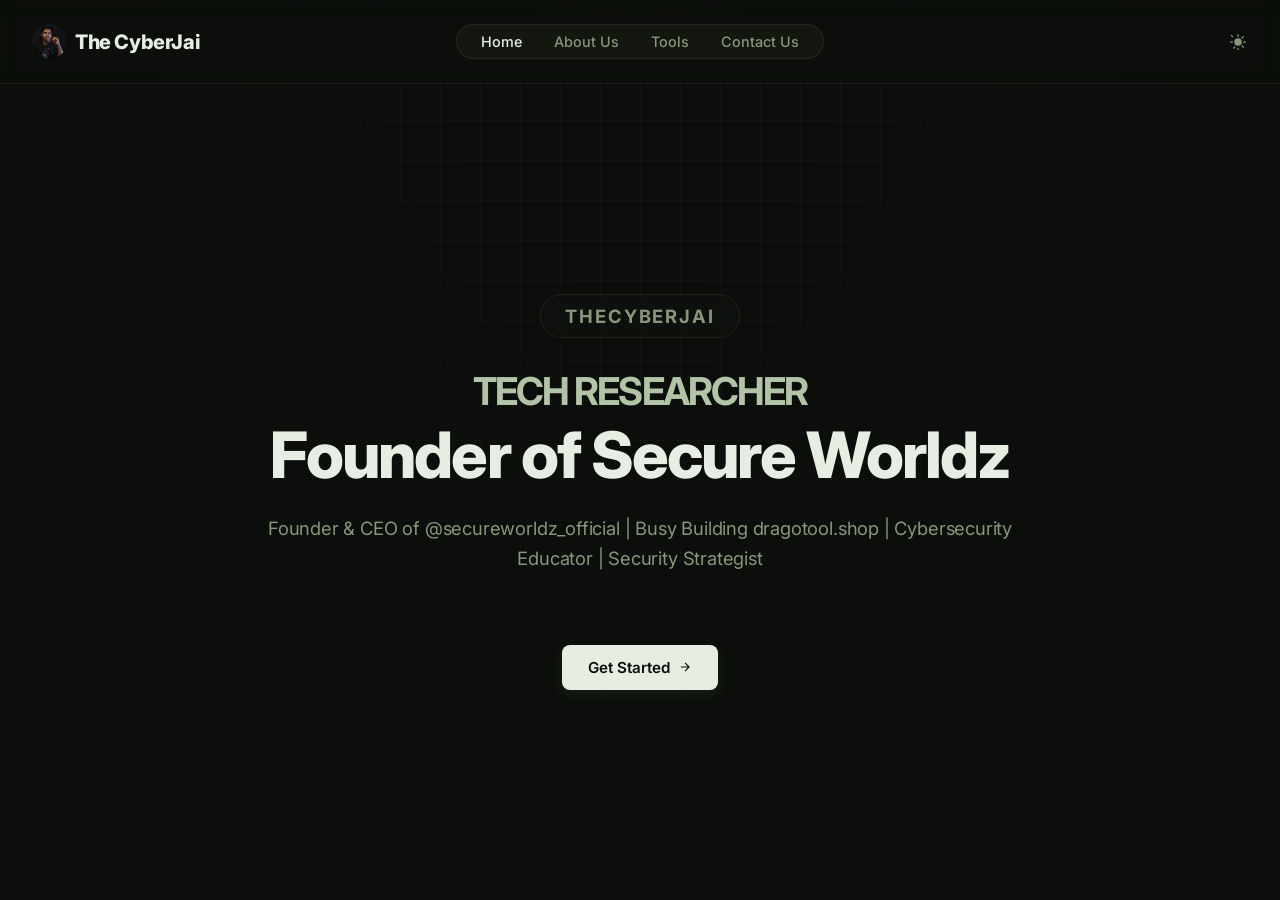
<file: index.html>
<!DOCTYPE html>
<html lang="en">

<head>
    <meta charset="UTF-8">
    <meta name="viewport" content="width=device-width, initial-scale=1.0">
    <title>The CyberJai | Home</title>
    <link rel="preconnect" href="https://fonts.googleapis.com">
    <link rel="preconnect" href="https://fonts.gstatic.com" crossorigin>
    <link href="https://fonts.googleapis.com/css2?family=Inter:wght@400;500;600;700;800&display=swap" rel="stylesheet">
    <link rel="stylesheet" href="style.css">
    <script>
        // Prevent FOUC on page load
        if (localStorage.getItem('theme') === 'light') {
            document.documentElement.setAttribute('data-theme', 'light');
        }
    </script>
    <style>
        /* Quick fix for alignment - you can move this to style.css later */
        .logo-container {
            display: flex;
            align-items: center;
            gap: 8px;
        }
        .logo-img {
            height: 35px;
            width: 35px;
            border-radius: 50%;
            object-fit: cover;
            display: block;
        }
        .logo {
            line-height: 1;
            display: inline-block;
        }
    </style>
</head>

<body>

    <div class="grid-bg"></div>
    <div id="glow"></div>

    <nav>
        <div class="logo-container">
            <img src="image.png" alt="The CyberJai Logo" class="logo-img">
            <a href="index.html" class="logo">The CyberJai</a>
        </div>

        <div class="nav-center">
            <a href="index.html" class="active">Home</a>
            <a href="about.html">About Us</a>
            <a href="tools.html">Tools</a>
            <a href="contact.html">Contact Us</a>
        </div>

        <div class="nav-right">
            <button id="themeToggle" aria-label="Toggle Theme"></button>
        </div>
    </nav>

    <main>
        <div class="badge animate" style="animation-delay: 0.1s;">
            THECYBERJAI
        </div>

        <h1 class="animate" style="animation-delay: 0.2s;">
            <span class="title-gray"><b>TECH RESEARCHER</b></span>
            <span class="title-white">Founder of Secure Worldz</span>
        </h1>

        <p class="subtitle animate" style="animation-delay: 0.3s;">
            Founder & CEO of @secureworldz_official | Busy Building dragotool.shop | Cybersecurity Educator | Security
            Strategist
        </p>

        <div class="animate" style="animation-delay: 0.4s; margin-top: 2rem;">
            <a href="tools.html" class="cta-btn">
                <span>Get Started</span>
                <svg viewBox="0 0 24 24">
                    <path d="M5 12h14M12 5l7 7-7 7" />
                </svg>
            </a>
        </div>


    </main>

    <script src="script.js"></script>
</body>

</html>
</file>
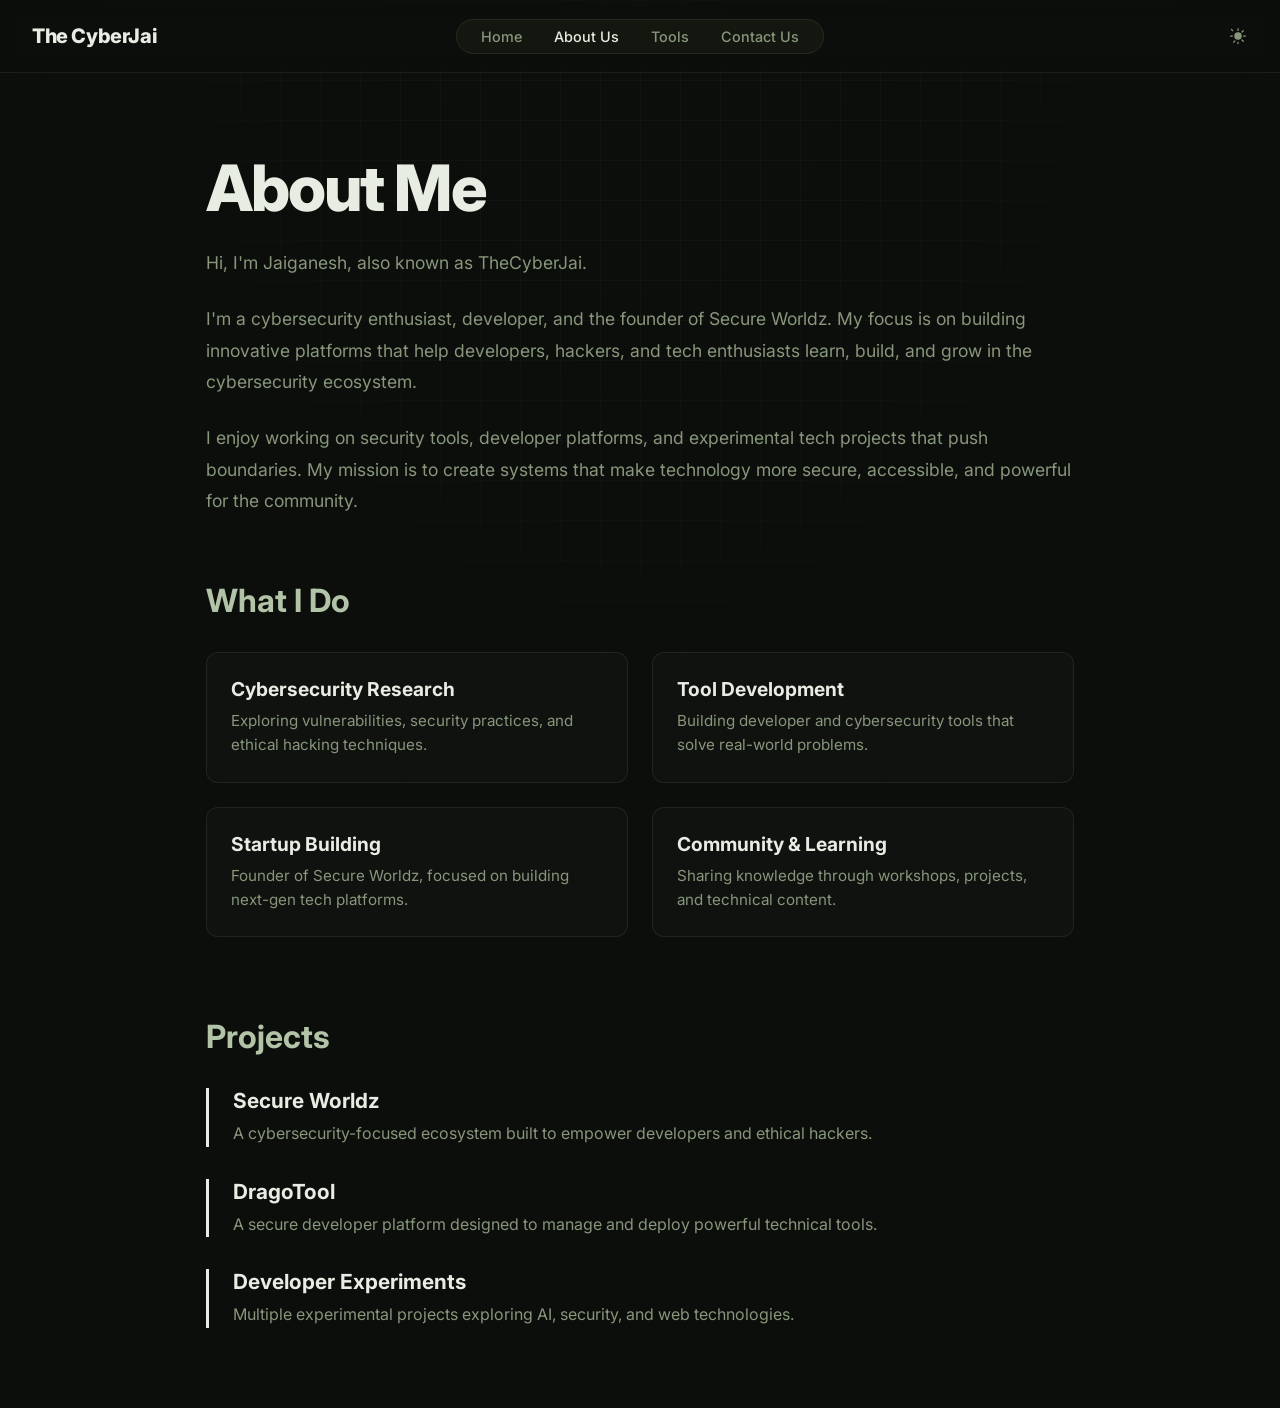
<file: about.html>
<!DOCTYPE html>
<html lang="en">

<head>
    <meta charset="UTF-8">
    <meta name="viewport" content="width=device-width, initial-scale=1.0">
    <title>The CyberJai | About Us</title>
    <link rel="preconnect" href="https://fonts.googleapis.com">
    <link rel="preconnect" href="https://fonts.gstatic.com" crossorigin>
    <link href="https://fonts.googleapis.com/css2?family=Inter:wght@400;500;600;700;800&display=swap" rel="stylesheet">
    <link rel="stylesheet" href="style.css">
    <script>
        if (localStorage.getItem('theme') === 'light') {
            document.documentElement.setAttribute('data-theme', 'light');
        }
    </script>
</head>

<body>

    <div class="grid-bg"></div>
    <div id="glow"></div>

    <nav>
        <a href="index.html" class="logo">The CyberJai</a>

        <div class="nav-center">
            <a href="index.html">Home</a>
            <a href="about.html" class="active">About Us</a>
            <a href="tools.html">Tools</a>
            <a href="contact.html">Contact Us</a>
        </div>

        <div class="nav-right">
            <button id="themeToggle" aria-label="Toggle Theme"></button>
        </div>
    </nav>

    <main
        style="align-items: flex-start; text-align: left; max-width: 900px; margin: 0 auto; padding-top: 5rem; padding-bottom: 5rem;">

        <h1 class="animate" style="animation-delay: 0.1s; font-size: clamp(2.5rem, 5vw, 4rem); margin-bottom: 1.5rem;">
            <span class="title-white">About Me</span>
        </h1>

        <div class="animate" style="animation-delay: 0.2s; margin-bottom: 4rem;">
            <p style="color: var(--text-muted); line-height: 1.8; font-size: 1.1rem; margin-bottom: 1.5rem;">
                Hi, I'm Jaiganesh, also known as TheCyberJai.
            </p>
            <p style="color: var(--text-muted); line-height: 1.8; font-size: 1.1rem; margin-bottom: 1.5rem;">
                I'm a cybersecurity enthusiast, developer, and the founder of Secure Worldz. My focus is on building
                innovative platforms that help developers, hackers, and tech enthusiasts learn, build, and grow in the
                cybersecurity ecosystem.
            </p>
            <p style="color: var(--text-muted); line-height: 1.8; font-size: 1.1rem;">
                I enjoy working on security tools, developer platforms, and experimental tech projects that push
                boundaries. My mission is to create systems that make technology more secure, accessible, and powerful
                for the community.
            </p>
        </div>

        <h2 class="animate" style="animation-delay: 0.3s; font-size: 2rem; margin-bottom: 2rem; color: var(--accent);">
            What I Do
        </h2>

        <div class="animate"
            style="animation-delay: 0.4s; display: grid; grid-template-columns: repeat(auto-fit, minmax(300px, 1fr)); gap: 1.5rem; margin-bottom: 5rem; width: 100%;">
            <div
                style="background: rgba(255, 255, 255, 0.02); padding: 1.5rem; border: 1px solid var(--border-color); border-radius: 12px;">
                <h3 style="color: var(--text-main); margin-bottom: 0.5rem; font-size: 1.2rem;">Cybersecurity Research
                </h3>
                <p style="color: var(--text-muted); line-height: 1.6; font-size: 0.95rem;">Exploring vulnerabilities,
                    security practices, and ethical hacking techniques.</p>
            </div>
            <div
                style="background: rgba(255, 255, 255, 0.02); padding: 1.5rem; border: 1px solid var(--border-color); border-radius: 12px;">
                <h3 style="color: var(--text-main); margin-bottom: 0.5rem; font-size: 1.2rem;">Tool Development</h3>
                <p style="color: var(--text-muted); line-height: 1.6; font-size: 0.95rem;">Building developer and
                    cybersecurity tools that solve real-world problems.</p>
            </div>
            <div
                style="background: rgba(255, 255, 255, 0.02); padding: 1.5rem; border: 1px solid var(--border-color); border-radius: 12px;">
                <h3 style="color: var(--text-main); margin-bottom: 0.5rem; font-size: 1.2rem;">Startup Building</h3>
                <p style="color: var(--text-muted); line-height: 1.6; font-size: 0.95rem;">Founder of Secure Worldz,
                    focused on building next-gen tech platforms.</p>
            </div>
            <div
                style="background: rgba(255, 255, 255, 0.02); padding: 1.5rem; border: 1px solid var(--border-color); border-radius: 12px;">
                <h3 style="color: var(--text-main); margin-bottom: 0.5rem; font-size: 1.2rem;">Community & Learning</h3>
                <p style="color: var(--text-muted); line-height: 1.6; font-size: 0.95rem;">Sharing knowledge through
                    workshops, projects, and technical content.</p>
            </div>
        </div>

        <h2 class="animate" style="animation-delay: 0.5s; font-size: 2rem; margin-bottom: 2rem; color: var(--accent);">
            Projects
        </h2>

        <div class="animate"
            style="animation-delay: 0.6s; display: flex; flex-direction: column; gap: 2rem; width: 100%;">
            <div style="border-left: 3px solid var(--text-main); padding-left: 1.5rem;">
                <h3 style="color: var(--text-main); margin-bottom: 0.5rem; font-size: 1.3rem;">Secure Worldz</h3>
                <p style="color: var(--text-muted); line-height: 1.6;">A cybersecurity-focused ecosystem built to
                    empower developers and ethical hackers.</p>
            </div>
            <div style="border-left: 3px solid var(--text-main); padding-left: 1.5rem;">
                <h3 style="color: var(--text-main); margin-bottom: 0.5rem; font-size: 1.3rem;">DragoTool</h3>
                <p style="color: var(--text-muted); line-height: 1.6;">A secure developer platform designed to manage
                    and deploy powerful technical tools.</p>
            </div>
            <div style="border-left: 3px solid var(--text-main); padding-left: 1.5rem;">
                <h3 style="color: var(--text-main); margin-bottom: 0.5rem; font-size: 1.3rem;">Developer Experiments
                </h3>
                <p style="color: var(--text-muted); line-height: 1.6;">Multiple experimental projects exploring AI,
                    security, and web technologies.</p>
            </div>
        </div>

    </main>

    <script src="script.js"></script>
</body>

</html>
</file>
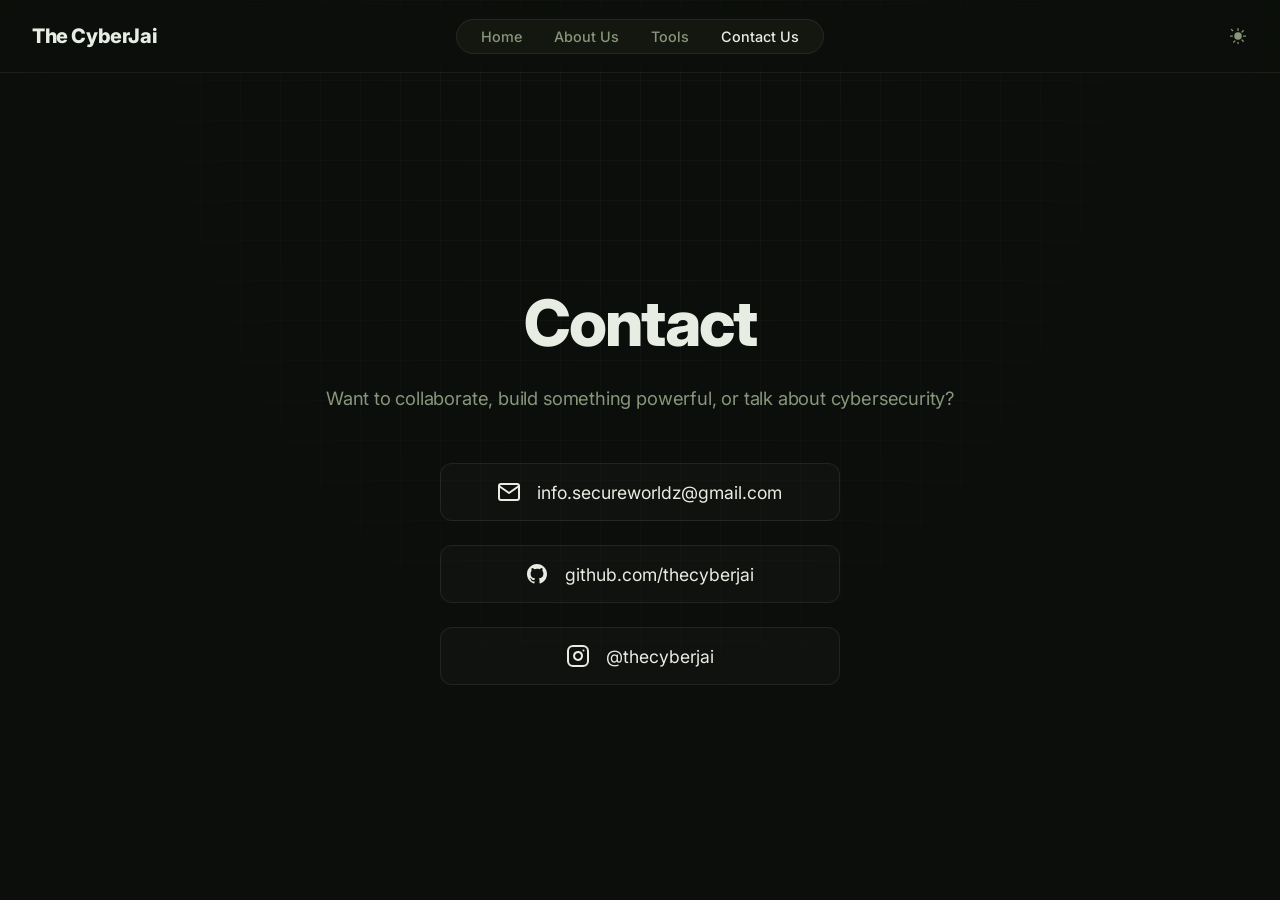
<file: contact.html>
<!DOCTYPE html>
<html lang="en">

<head>
    <meta charset="UTF-8">
    <meta name="viewport" content="width=device-width, initial-scale=1.0">
    <title>The CyberJai | Contact Us</title>
    <link rel="preconnect" href="https://fonts.googleapis.com">
    <link rel="preconnect" href="https://fonts.gstatic.com" crossorigin>
    <link href="https://fonts.googleapis.com/css2?family=Inter:wght@400;500;600;700;800&display=swap" rel="stylesheet">
    <link rel="stylesheet" href="style.css">
    <script>
        if (localStorage.getItem('theme') === 'light') {
            document.documentElement.setAttribute('data-theme', 'light');
        }
    </script>
</head>

<body>

    <div class="grid-bg"></div>
    <div id="glow"></div>

    <nav>
        <a href="index.html" class="logo">The CyberJai</a>

        <div class="nav-center">
            <a href="index.html">Home</a>
            <a href="about.html">About Us</a>
            <a href="tools.html">Tools</a>
            <a href="contact.html" class="active">Contact Us</a>
        </div>

        <div class="nav-right">
            <button id="themeToggle" aria-label="Toggle Theme"></button>
        </div>
    </nav>

    <main
        style="align-items: center; text-align: center; max-width: 800px; margin: 0 auto; padding-top: 5rem; padding-bottom: 5rem;">
        <h1 class="animate" style="animation-delay: 0.1s; font-size: clamp(2.5rem, 5vw, 4rem); margin-bottom: 1.5rem;">
            <span class="title-white">Contact</span>
        </h1>

        <p class="subtitle animate"
            style="animation-delay: 0.2s; color: var(--text-muted); line-height: 1.8; font-size: 1.15rem; margin-bottom: 3rem;">
            Want to collaborate, build something powerful, or talk about cybersecurity?
        </p>

        <div class="animate"
            style="animation-delay: 0.3s; display: flex; flex-direction: column; gap: 1.5rem; width: 100%; max-width: 400px; margin: 0 auto;">
            <a href="mailto:info.secureworldz@gmail.com"
                style="display: flex; align-items: center; justify-content: center; gap: 1rem; padding: 1rem; background: rgba(255, 255, 255, 0.02); border: 1px solid var(--border-color); border-radius: 12px; text-decoration: none; color: var(--text-main); font-size: 1.1rem; transition: all 0.3s ease;">
                <svg viewBox="0 0 24 24"
                    style="width: 24px; height: 24px; fill: none; stroke: currentColor; stroke-width: 2; stroke-linecap: round; stroke-linejoin: round;">
                    <path d="M4 4h16c1.1 0 2 .9 2 2v12c0 1.1-.9 2-2 2H4c-1.1 0-2-.9-2-2V6c0-1.1.9-2 2-2z"></path>
                    <polyline points="22,6 12,13 2,6"></polyline>
                </svg>
                info.secureworldz@gmail.com
            </a>

            <a href="https://github.com/thecyberjai" target="_blank" rel="noopener noreferrer"
                style="display: flex; align-items: center; justify-content: center; gap: 1rem; padding: 1rem; background: rgba(255, 255, 255, 0.02); border: 1px solid var(--border-color); border-radius: 12px; text-decoration: none; color: var(--text-main); font-size: 1.1rem; transition: all 0.3s ease;">
                <svg viewBox="0 0 24 24" style="width: 24px; height: 24px; fill: currentColor;">
                    <path
                        d="M12 2C6.477 2 2 6.477 2 12c0 4.42 2.865 8.166 6.839 9.489.5.092.682-.217.682-.482 0-.237-.008-.866-.013-1.7-2.782.603-3.369-1.34-3.369-1.34-.454-1.156-1.11-1.463-1.11-1.463-.908-.62.069-.608.069-.608 1.003.07 1.531 1.03 1.531 1.03.892 1.529 2.341 1.087 2.91.831.092-.646.35-1.086.636-1.336-2.22-.253-4.555-1.11-4.555-4.943 0-1.091.39-1.984 1.029-2.683-.103-.253-.446-1.27.098-2.647 0 0 .84-.269 2.75 1.025A9.578 9.578 0 0112 6.836c.85.004 1.705.114 2.504.336 1.909-1.294 2.747-1.025 2.747-1.025.546 1.379.203 2.394.1 2.647.64.699 1.028 1.592 1.028 2.683 0 3.842-2.339 4.687-4.566 4.935.359.309.678.919.678 1.852 0 1.336-.012 2.415-.012 2.743 0 .267.18.578.688.48C19.138 20.161 22 16.418 22 12c0-5.523-4.477-10-10-10z" />
                </svg>
                github.com/thecyberjai
            </a>

            <a href="https://instagram.com/thecyberjai" target="_blank" rel="noopener noreferrer"
                style="display: flex; align-items: center; justify-content: center; gap: 1rem; padding: 1rem; background: rgba(255, 255, 255, 0.02); border: 1px solid var(--border-color); border-radius: 12px; text-decoration: none; color: var(--text-main); font-size: 1.1rem; transition: all 0.3s ease;">
                <svg viewBox="0 0 24 24"
                    style="width: 24px; height: 24px; fill: none; stroke: currentColor; stroke-width: 2; stroke-linecap: round; stroke-linejoin: round;">
                    <rect x="2" y="2" width="20" height="20" rx="5" ry="5"></rect>
                    <path d="M16 11.37A4 4 0 1 1 12.63 8 4 4 0 0 1 16 11.37z"></path>
                    <line x1="17.5" y1="6.5" x2="17.51" y2="6.5"></line>
                </svg>
                @thecyberjai
            </a>
        </div>
    </main>

    <script src="script.js"></script>
</body>

</html>
</file>
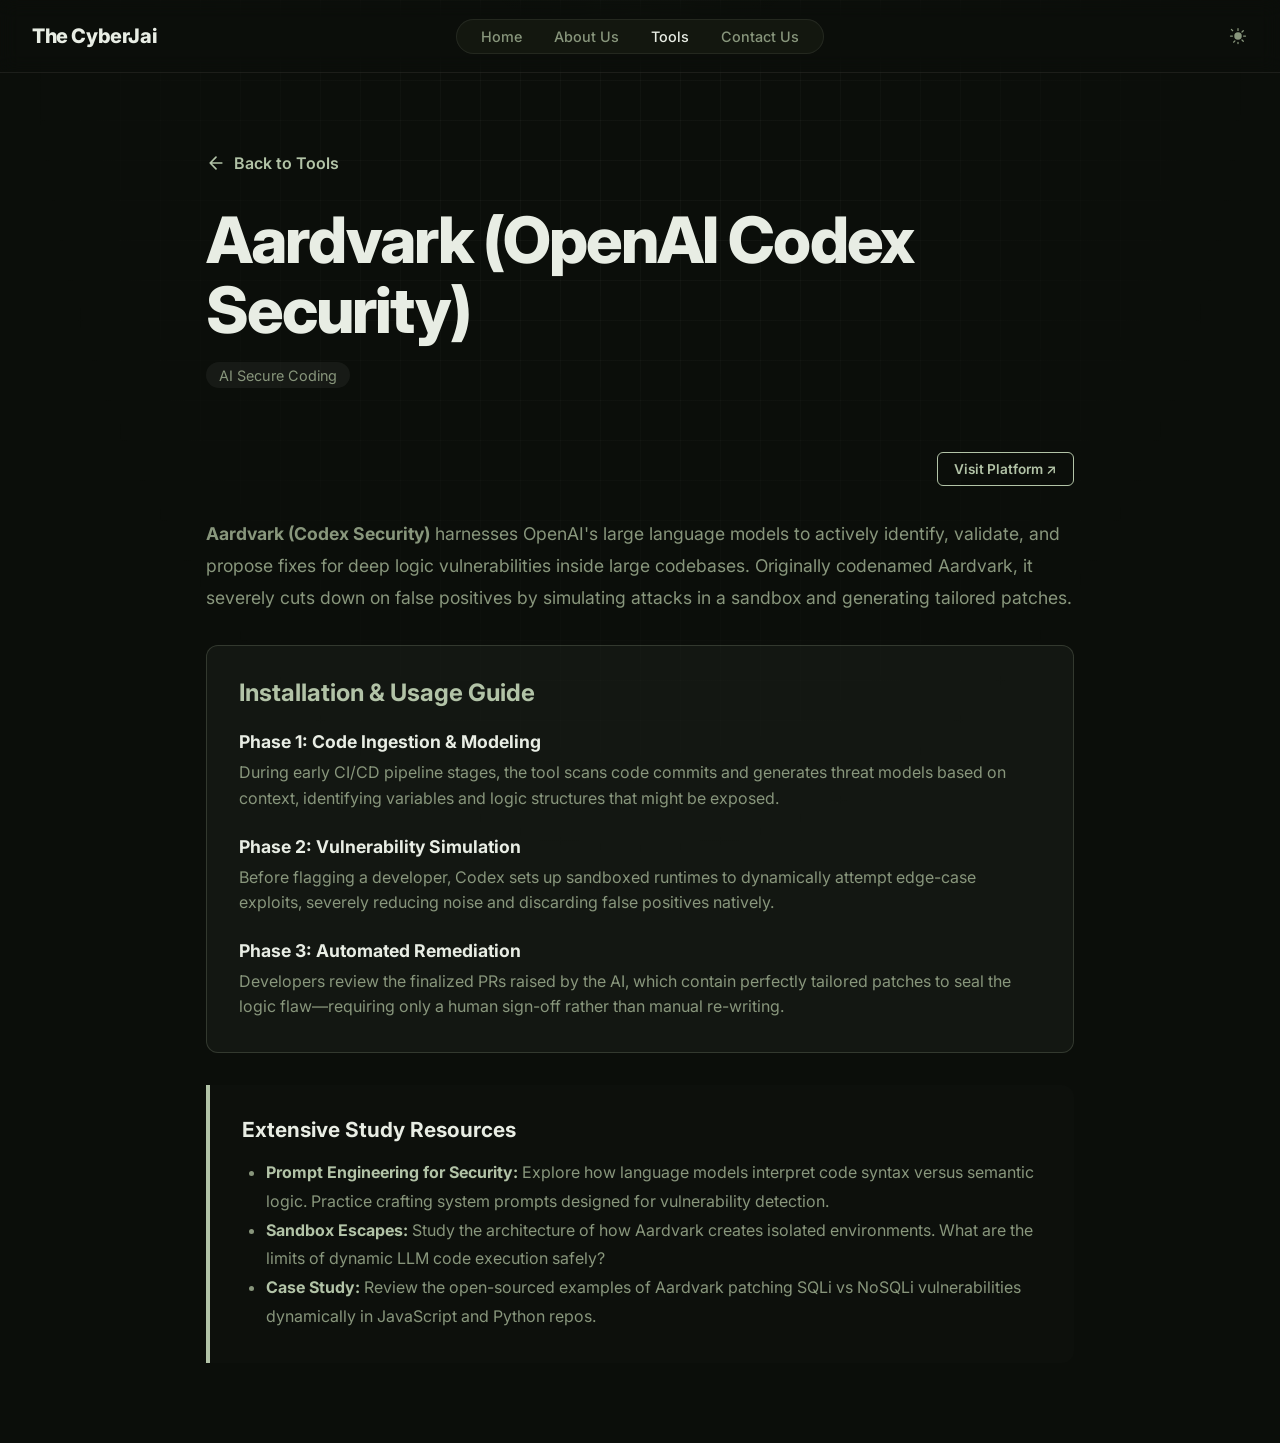
<file: tool-aardvark.html>
<!DOCTYPE html>
<html lang="en">
<head>
    <meta charset="UTF-8">
    <meta name="viewport" content="width=device-width, initial-scale=1.0">
    <title>The CyberJai | Aardvark (OpenAI Codex Security)</title>
    <link rel="preconnect" href="https://fonts.googleapis.com">
    <link rel="preconnect" href="https://fonts.gstatic.com" crossorigin>
    <link href="https://fonts.googleapis.com/css2?family=Inter:wght@400;500;600;700;800&display=swap" rel="stylesheet">
    <link rel="stylesheet" href="style.css">
    <script>
        if (localStorage.getItem('theme') === 'light') {
            document.documentElement.setAttribute('data-theme', 'light');
        }
    </script>
</head>
<body>
    <div class="grid-bg"></div>
    <div id="glow"></div>
    <nav>
        <a href="index.html" class="logo">The CyberJai</a>
        <div class="nav-center">
            <a href="index.html">Home</a>
            <a href="about.html">About Us</a>
            <a href="tools.html" class="active">Tools</a>
            <a href="contact.html">Contact Us</a>
        </div>
        <div class="nav-right">
            <button id="themeToggle" aria-label="Toggle Theme"></button>
        </div>
    </nav>
    <main style="align-items: flex-start; text-align: left; max-width: 900px; margin: 0 auto; padding-top: 5rem; padding-bottom: 5rem;">
        <a href="tools.html" style="color: var(--accent); text-decoration: none; display: inline-flex; align-items: center; gap: 0.5rem; margin-bottom: 2rem; font-weight: 600; transition: all 0.2s ease;">
            <svg width="20" height="20" viewBox="0 0 24 24" fill="none" stroke="currentColor" stroke-width="2" stroke-linecap="round" stroke-linejoin="round"><path d="M19 12H5M12 19l-7-7 7-7"/></svg>
            Back to Tools
        </a>
        
        <div class="animate" style="animation-delay: 0.1s; display: flex; flex-wrap: wrap; align-items: center; gap: 1rem; margin-bottom: 2.5rem;">
            <h1 style="font-size: clamp(2.5rem, 5vw, 4rem); margin: 0;">
                <span class="title-white">Aardvark (OpenAI Codex Security)</span>
            </h1>
            <span
                    style="font-size: 0.9rem; color: var(--text-muted); background: rgba(255,255,255,0.05); padding: 0.3rem 0.8rem; border-radius: 20px;">AI
                    Secure Coding</span>
        </div>
        
        <div class="animate" style="animation-delay: 0.2s;" id="doc-content">
            <div style="padding: 0 2rem 2rem 2rem; border-top: 1px solid var(--border-color); margin-top: 0.5rem;">
                <div style="display: flex; justify-content: flex-end; margin-bottom: 2rem; margin-top: 1.5rem;">
                    <a href="https://openai.com/index/introducing-aardvark/" target="_blank" rel="noopener noreferrer"
                        style="padding: 0.5rem 1rem; border: 1px solid var(--accent); color: var(--accent); border-radius: 6px; text-decoration: none; font-weight: 600; font-size: 0.85rem; transition: all 0.2s ease;">Visit
                        Platform ↗</a>
                </div>
                <p style="color: var(--text-muted); line-height: 1.8; margin-bottom: 2rem; font-size: 1.1rem;">
                    <strong>Aardvark (Codex Security)</strong> harnesses OpenAI's large language models to actively
                    identify, validate, and propose fixes for deep logic vulnerabilities inside large codebases.
                    Originally codenamed Aardvark, it severely cuts down on false positives by simulating attacks in a
                    sandbox and generating tailored patches.
                </p>

                <div
                    style="background: rgba(178, 195, 167, 0.05); border: 1px solid rgba(178, 195, 167, 0.2); padding: 2rem; border-radius: 12px;">
                    <h3 style="color: var(--accent); margin-bottom: 1.5rem; font-size: 1.5rem;">Installation & Usage
                        Guide</h3>
                    <h4 style="color: var(--text-main); margin-bottom: 0.5rem; font-size: 1.1rem;">Phase 1: Code
                        Ingestion & Modeling</h4>
                    <p style="color: var(--text-muted); margin-bottom: 1.5rem; line-height: 1.6;">During early CI/CD
                        pipeline stages, the tool scans code commits and generates threat models based on context,
                        identifying variables and logic structures that might be exposed.</p>
                    <h4 style="color: var(--text-main); margin-bottom: 0.5rem; font-size: 1.1rem;">Phase 2:
                        Vulnerability Simulation</h4>
                    <p style="color: var(--text-muted); margin-bottom: 1.5rem; line-height: 1.6;">Before flagging a
                        developer, Codex sets up sandboxed runtimes to dynamically attempt edge-case exploits, severely
                        reducing noise and discarding false positives natively.</p>
                    <h4 style="color: var(--text-main); margin-bottom: 0.5rem; font-size: 1.1rem;">Phase 3: Automated
                        Remediation</h4>
                    <p style="color: var(--text-muted); line-height: 1.6;">Developers review the finalized PRs raised by
                        the AI, which contain perfectly tailored patches to seal the logic flaw—requiring only a human
                        sign-off rather than manual re-writing.</p>
                </div>

                <div
                    style="margin-top: 2rem; padding: 2rem; border-left: 4px solid var(--accent); background: rgba(255,255,255,0.01); border-radius: 0 12px 12px 0;">
                    <h3 style="color: var(--text-main); margin-bottom: 1rem; font-size: 1.3rem;">Extensive Study
                        Resources</h3>
                    <ul style="color: var(--text-muted); line-height: 1.8; margin-left: 1.5rem; font-size: 1rem;">
                        <li><strong style="color: var(--accent);">Prompt Engineering for Security:</strong> Explore how
                            language models interpret code syntax versus semantic logic. Practice crafting system
                            prompts designed for vulnerability detection.</li>
                        <li><strong style="color: var(--accent);">Sandbox Escapes:</strong> Study the architecture of
                            how Aardvark creates isolated environments. What are the limits of dynamic LLM code
                            execution safely?</li>
                        <li><strong style="color: var(--accent);">Case Study:</strong> Review the open-sourced examples
                            of Aardvark patching SQLi vs NoSQLi vulnerabilities dynamically in JavaScript and Python
                            repos.</li>
                    </ul>
                </div>
            </div>
        
        </div>
    </main>
    <style>
        #doc-content > div {
            animation: none !important;
            margin-top: 0 !important;
            border-top: none !important;
            padding: 0 !important;
        }
    </style>
    <script src="script.js"></script>
</body>
</html>
</file>
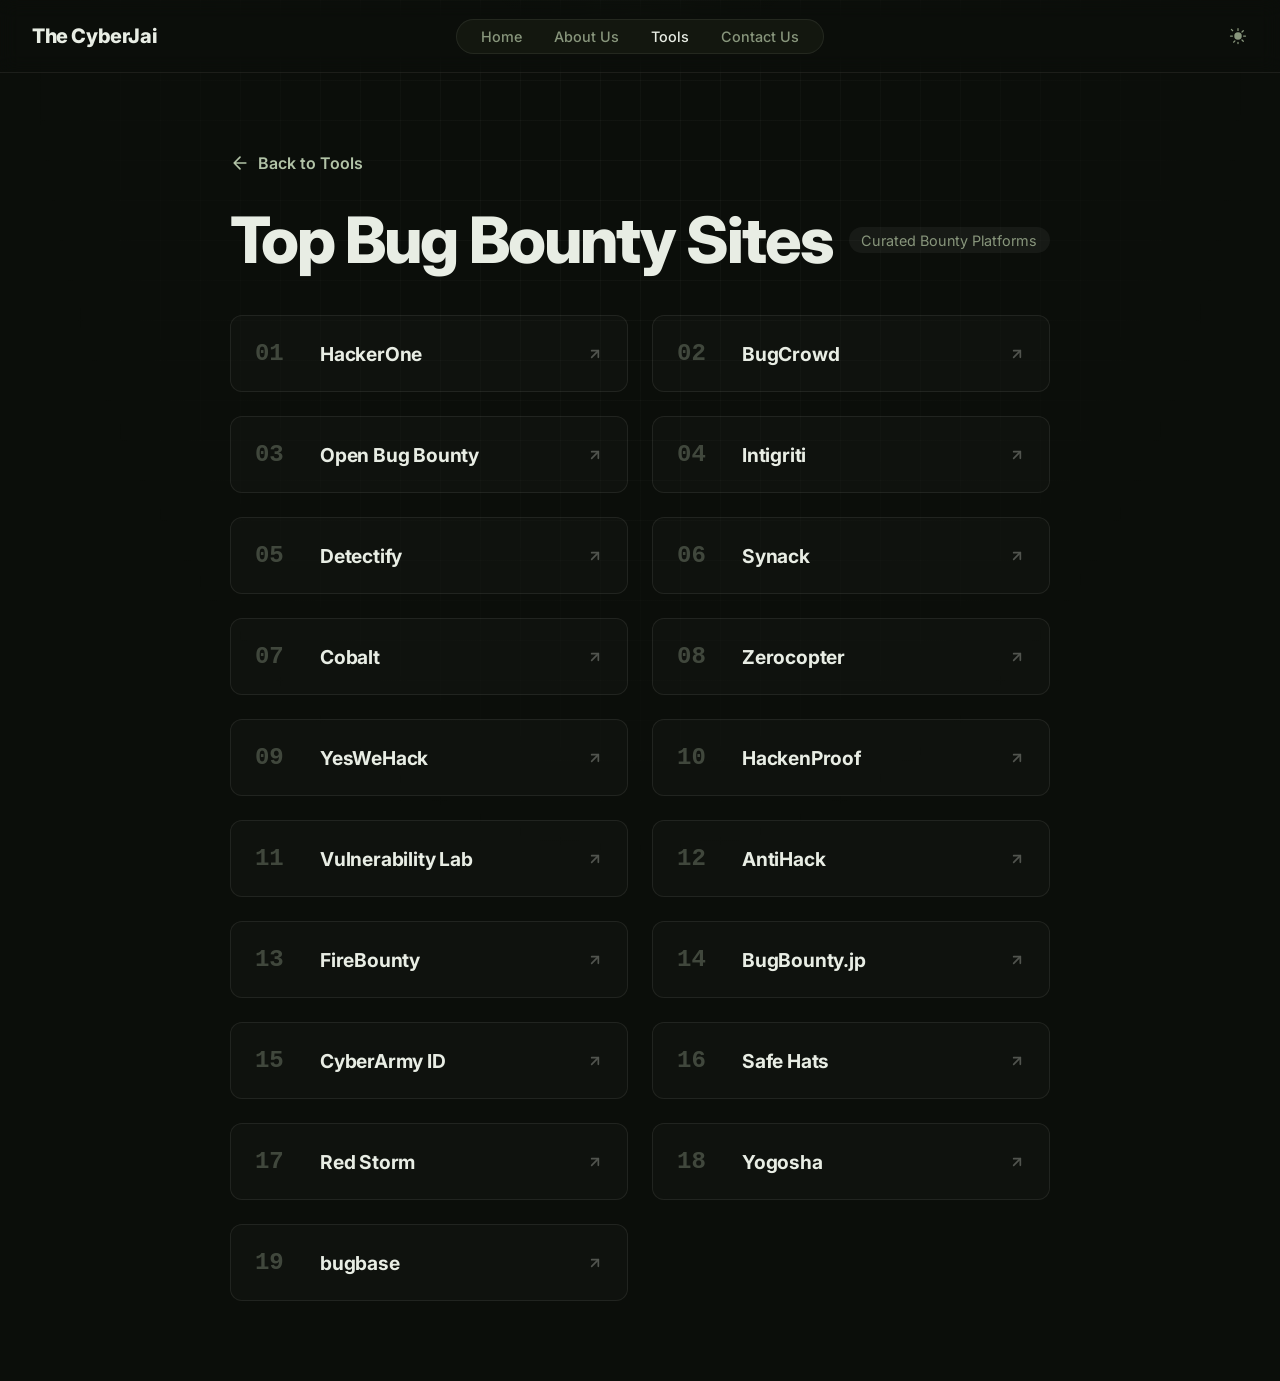
<file: tool-bug-bounty.html>
<!DOCTYPE html>
<html lang="en">

<head>
    <meta charset="UTF-8">
    <meta name="viewport" content="width=device-width, initial-scale=1.0">
    <title>The CyberJai | Top Bug Bounty Sites</title>
    <link rel="preconnect" href="https://fonts.googleapis.com">
    <link rel="preconnect" href="https://fonts.gstatic.com" crossorigin>
    <link href="https://fonts.googleapis.com/css2?family=Inter:wght@400;500;600;700;800&display=swap" rel="stylesheet">
    <link rel="stylesheet" href="style.css">
    <script>
        if (localStorage.getItem('theme') === 'light') {
            document.documentElement.setAttribute('data-theme', 'light');
        }
    </script>
</head>

<body>
    <div class="grid-bg"></div>
    <div id="glow"></div>
    <nav>
        <a href="index.html" class="logo">The CyberJai</a>
        <div class="nav-center">
            <a href="index.html">Home</a>
            <a href="about.html">About Us</a>
            <a href="tools.html" class="active">Tools</a>
            <a href="contact.html">Contact Us</a>
        </div>
        <div class="nav-right">
            <button id="themeToggle" aria-label="Toggle Theme"></button>
        </div>
    </nav>
    <main
        style="align-items: flex-start; text-align: left; max-width: 1200px; margin: 0 auto; padding-top: 5rem; padding-bottom: 5rem;">
        <a href="tools.html"
            style="color: var(--accent); text-decoration: none; display: inline-flex; align-items: center; gap: 0.5rem; margin-bottom: 2rem; font-weight: 600; transition: all 0.2s ease;">
            <svg width="20" height="20" viewBox="0 0 24 24" fill="none" stroke="currentColor" stroke-width="2"
                stroke-linecap="round" stroke-linejoin="round">
                <path d="M19 12H5M12 19l-7-7 7-7" />
            </svg>
            Back to Tools
        </a>

        <div class="animate"
            style="animation-delay: 0.1s; display: flex; flex-wrap: wrap; align-items: center; gap: 1rem; margin-bottom: 2.5rem;">
            <h1 style="font-size: clamp(2.5rem, 5vw, 4rem); margin: 0;">
                <span class="title-white">Top Bug Bounty Sites</span>
            </h1>
            <span
                style="font-size: 0.9rem; color: var(--text-muted); background: rgba(255,255,255,0.05); padding: 0.3rem 0.8rem; border-radius: 20px;">Curated
                Bounty Platforms</span>
        </div>

        <div class="animate" style="animation-delay: 0.2s; width: 100%;">
            <style>
                .bounty-grid {
                    display: grid;
                    grid-template-columns: repeat(auto-fill, minmax(280px, 1fr));
                    gap: 1.5rem;
                    width: 100%;
                }

                .bounty-card {
                    background: rgba(255, 255, 255, 0.02);
                    border: 1px solid var(--border-color);
                    border-radius: 12px;
                    padding: 1.5rem;
                    display: flex;
                    align-items: center;
                    gap: 1.25rem;
                    transition: all 0.3s cubic-bezier(0.4, 0, 0.2, 1);
                    text-decoration: none;
                    color: var(--text-main);
                    position: relative;
                    overflow: hidden;
                    border-left: 1px solid var(--border-color);
                    border-right: 1px solid var(--border-color);
                    border-bottom: 1px solid var(--border-color);
                }

                .bounty-card::before {
                    content: '';
                    position: absolute;
                    top: 0;
                    left: 0;
                    width: 100%;
                    height: 100%;
                    background: linear-gradient(45deg, transparent, rgba(178, 195, 167, 0.03), transparent);
                    transform: translateX(-100%);
                    transition: transform 0.6s ease;
                }

                .bounty-card:hover::before {
                    transform: translateX(100%);
                }

                .bounty-card:hover {
                    border-color: var(--accent);
                    background: rgba(178, 195, 167, 0.05);
                    transform: translateY(-5px);
                    box-shadow: 0 10px 30px rgba(0, 0, 0, 0.2);
                }

                .bounty-number {
                    font-size: 1.5rem;
                    font-weight: 900;
                    color: var(--accent);
                    opacity: 0.3;
                    min-width: 45px;
                    font-family: 'JetBrains Mono', 'Courier New', monospace;
                }

                .bounty-name {
                    font-size: 1.2rem;
                    font-weight: 700;
                    letter-spacing: -0.01em;
                }

                .bounty-link-icon {
                    margin-left: auto;
                    opacity: 0.3;
                    transition: all 0.3s ease;
                }

                .bounty-card:hover .bounty-link-icon {
                    opacity: 1;
                    transform: translateX(3px) translateY(-3px);
                    color: var(--accent);
                }

                [data-theme="light"] .bounty-card {
                    background: rgba(0, 0, 0, 0.02);
                }

                [data-theme="light"] .bounty-card:hover {
                    background: rgba(44, 53, 35, 0.05);
                }

                @media (max-width: 480px) {
                    .bounty-grid {
                        grid-template-columns: 1fr;
                    }
                }
            </style>

            <div class="bounty-grid">
                <a href="https://hackerone.com" target="_blank" rel="noopener noreferrer" class="bounty-card">
                    <span class="bounty-number">01</span>
                    <span class="bounty-name">HackerOne</span>
                    <svg class="bounty-link-icon" width="16" height="16" viewBox="0 0 24 24" fill="none"
                        stroke="currentColor" stroke-width="2.5" stroke-linecap="round" stroke-linejoin="round">
                        <line x1="7" y1="17" x2="17" y2="7"></line>
                        <polyline points="7 7 17 7 17 17"></polyline>
                    </svg>
                </a>
                <a href="https://bugcrowd.com" target="_blank" rel="noopener noreferrer" class="bounty-card">
                    <span class="bounty-number">02</span>
                    <span class="bounty-name">BugCrowd</span>
                    <svg class="bounty-link-icon" width="16" height="16" viewBox="0 0 24 24" fill="none"
                        stroke="currentColor" stroke-width="2.5" stroke-linecap="round" stroke-linejoin="round">
                        <line x1="7" y1="17" x2="17" y2="7"></line>
                        <polyline points="7 7 17 7 17 17"></polyline>
                    </svg>
                </a>
                <a href="https://openbugbounty.org" target="_blank" rel="noopener noreferrer" class="bounty-card">
                    <span class="bounty-number">03</span>
                    <span class="bounty-name">Open Bug Bounty</span>
                    <svg class="bounty-link-icon" width="16" height="16" viewBox="0 0 24 24" fill="none"
                        stroke="currentColor" stroke-width="2.5" stroke-linecap="round" stroke-linejoin="round">
                        <line x1="7" y1="17" x2="17" y2="7"></line>
                        <polyline points="7 7 17 7 17 17"></polyline>
                    </svg>
                </a>
                <a href="https://intigriti.com" target="_blank" rel="noopener noreferrer" class="bounty-card">
                    <span class="bounty-number">04</span>
                    <span class="bounty-name">Intigriti</span>
                    <svg class="bounty-link-icon" width="16" height="16" viewBox="0 0 24 24" fill="none"
                        stroke="currentColor" stroke-width="2.5" stroke-linecap="round" stroke-linejoin="round">
                        <line x1="7" y1="17" x2="17" y2="7"></line>
                        <polyline points="7 7 17 7 17 17"></polyline>
                    </svg>
                </a>
                <a href="https://detectify.com" target="_blank" rel="noopener noreferrer" class="bounty-card">
                    <span class="bounty-number">05</span>
                    <span class="bounty-name">Detectify</span>
                    <svg class="bounty-link-icon" width="16" height="16" viewBox="0 0 24 24" fill="none"
                        stroke="currentColor" stroke-width="2.5" stroke-linecap="round" stroke-linejoin="round">
                        <line x1="7" y1="17" x2="17" y2="7"></line>
                        <polyline points="7 7 17 7 17 17"></polyline>
                    </svg>
                </a>
                <a href="https://synack.com" target="_blank" rel="noopener noreferrer" class="bounty-card">
                    <span class="bounty-number">06</span>
                    <span class="bounty-name">Synack</span>
                    <svg class="bounty-link-icon" width="16" height="16" viewBox="0 0 24 24" fill="none"
                        stroke="currentColor" stroke-width="2.5" stroke-linecap="round" stroke-linejoin="round">
                        <line x1="7" y1="17" x2="17" y2="7"></line>
                        <polyline points="7 7 17 7 17 17"></polyline>
                    </svg>
                </a>
                <a href="https://cobalt.io" target="_blank" rel="noopener noreferrer" class="bounty-card">
                    <span class="bounty-number">07</span>
                    <span class="bounty-name">Cobalt</span>
                    <svg class="bounty-link-icon" width="16" height="16" viewBox="0 0 24 24" fill="none"
                        stroke="currentColor" stroke-width="2.5" stroke-linecap="round" stroke-linejoin="round">
                        <line x1="7" y1="17" x2="17" y2="7"></line>
                        <polyline points="7 7 17 7 17 17"></polyline>
                    </svg>
                </a>
                <a href="https://zerocopter.com" target="_blank" rel="noopener noreferrer" class="bounty-card">
                    <span class="bounty-number">08</span>
                    <span class="bounty-name">Zerocopter</span>
                    <svg class="bounty-link-icon" width="16" height="16" viewBox="0 0 24 24" fill="none"
                        stroke="currentColor" stroke-width="2.5" stroke-linecap="round" stroke-linejoin="round">
                        <line x1="7" y1="17" x2="17" y2="7"></line>
                        <polyline points="7 7 17 7 17 17"></polyline>
                    </svg>
                </a>
                <a href="https://yeswehack.com" target="_blank" rel="noopener noreferrer" class="bounty-card">
                    <span class="bounty-number">09</span>
                    <span class="bounty-name">YesWeHack</span>
                    <svg class="bounty-link-icon" width="16" height="16" viewBox="0 0 24 24" fill="none"
                        stroke="currentColor" stroke-width="2.5" stroke-linecap="round" stroke-linejoin="round">
                        <line x1="7" y1="17" x2="17" y2="7"></line>
                        <polyline points="7 7 17 7 17 17"></polyline>
                    </svg>
                </a>
                <a href="https://hackenproof.com" target="_blank" rel="noopener noreferrer" class="bounty-card">
                    <span class="bounty-number">10</span>
                    <span class="bounty-name">HackenProof</span>
                    <svg class="bounty-link-icon" width="16" height="16" viewBox="0 0 24 24" fill="none"
                        stroke="currentColor" stroke-width="2.5" stroke-linecap="round" stroke-linejoin="round">
                        <line x1="7" y1="17" x2="17" y2="7"></line>
                        <polyline points="7 7 17 7 17 17"></polyline>
                    </svg>
                </a>
                <a href="https://vulnerability-lab.com" target="_blank" rel="noopener noreferrer" class="bounty-card">
                    <span class="bounty-number">11</span>
                    <span class="bounty-name">Vulnerability Lab</span>
                    <svg class="bounty-link-icon" width="16" height="16" viewBox="0 0 24 24" fill="none"
                        stroke="currentColor" stroke-width="2.5" stroke-linecap="round" stroke-linejoin="round">
                        <line x1="7" y1="17" x2="17" y2="7"></line>
                        <polyline points="7 7 17 7 17 17"></polyline>
                    </svg>
                </a>
                <a href="https://antihack.me" target="_blank" rel="noopener noreferrer" class="bounty-card">
                    <span class="bounty-number">12</span>
                    <span class="bounty-name">AntiHack</span>
                    <svg class="bounty-link-icon" width="16" height="16" viewBox="0 0 24 24" fill="none"
                        stroke="currentColor" stroke-width="2.5" stroke-linecap="round" stroke-linejoin="round">
                        <line x1="7" y1="17" x2="17" y2="7"></line>
                        <polyline points="7 7 17 7 17 17"></polyline>
                    </svg>
                </a>
                <a href="https://firebounty.com" target="_blank" rel="noopener noreferrer" class="bounty-card">
                    <span class="bounty-number">13</span>
                    <span class="bounty-name">FireBounty</span>
                    <svg class="bounty-link-icon" width="16" height="16" viewBox="0 0 24 24" fill="none"
                        stroke="currentColor" stroke-width="2.5" stroke-linecap="round" stroke-linejoin="round">
                        <line x1="7" y1="17" x2="17" y2="7"></line>
                        <polyline points="7 7 17 7 17 17"></polyline>
                    </svg>
                </a>
                <a href="https://bugbounty.jp" target="_blank" rel="noopener noreferrer" class="bounty-card">
                    <span class="bounty-number">14</span>
                    <span class="bounty-name">BugBounty.jp</span>
                    <svg class="bounty-link-icon" width="16" height="16" viewBox="0 0 24 24" fill="none"
                        stroke="currentColor" stroke-width="2.5" stroke-linecap="round" stroke-linejoin="round">
                        <line x1="7" y1="17" x2="17" y2="7"></line>
                        <polyline points="7 7 17 7 17 17"></polyline>
                    </svg>
                </a>
                <a href="https://cyberarmy.id" target="_blank" rel="noopener noreferrer" class="bounty-card">
                    <span class="bounty-number">15</span>
                    <span class="bounty-name">CyberArmy ID</span>
                    <svg class="bounty-link-icon" width="16" height="16" viewBox="0 0 24 24" fill="none"
                        stroke="currentColor" stroke-width="2.5" stroke-linecap="round" stroke-linejoin="round">
                        <line x1="7" y1="17" x2="17" y2="7"></line>
                        <polyline points="7 7 17 7 17 17"></polyline>
                    </svg>
                </a>
                <a href="https://safehats.com" target="_blank" rel="noopener noreferrer" class="bounty-card">
                    <span class="bounty-number">16</span>
                    <span class="bounty-name">Safe Hats</span>
                    <svg class="bounty-link-icon" width="16" height="16" viewBox="0 0 24 24" fill="none"
                        stroke="currentColor" stroke-width="2.5" stroke-linecap="round" stroke-linejoin="round">
                        <line x1="7" y1="17" x2="17" y2="7"></line>
                        <polyline points="7 7 17 7 17 17"></polyline>
                    </svg>
                </a>
                <a href="https://redstorm.io" target="_blank" rel="noopener noreferrer" class="bounty-card">
                    <span class="bounty-number">17</span>
                    <span class="bounty-name">Red Storm</span>
                    <svg class="bounty-link-icon" width="16" height="16" viewBox="0 0 24 24" fill="none"
                        stroke="currentColor" stroke-width="2.5" stroke-linecap="round" stroke-linejoin="round">
                        <line x1="7" y1="17" x2="17" y2="7"></line>
                        <polyline points="7 7 17 7 17 17"></polyline>
                    </svg>
                </a>
                <a href="https://yogosha.com" target="_blank" rel="noopener noreferrer" class="bounty-card">
                    <span class="bounty-number">18</span>
                    <span class="bounty-name">Yogosha</span>
                    <svg class="bounty-link-icon" width="16" height="16" viewBox="0 0 24 24" fill="none"
                        stroke="currentColor" stroke-width="2.5" stroke-linecap="round" stroke-linejoin="round">
                        <line x1="7" y1="17" x2="17" y2="7"></line>
                        <polyline points="7 7 17 7 17 17"></polyline>
                    </svg>
                </a>
                <a href="https://bugbase.in" target="_blank" rel="noopener noreferrer" class="bounty-card">
                    <span class="bounty-number">19</span>
                    <span class="bounty-name">bugbase</span>
                    <svg class="bounty-link-icon" width="16" height="16" viewBox="0 0 24 24" fill="none"
                        stroke="currentColor" stroke-width="2.5" stroke-linecap="round" stroke-linejoin="round">
                        <line x1="7" y1="17" x2="17" y2="7"></line>
                        <polyline points="7 7 17 7 17 17"></polyline>
                    </svg>
                </a>
            </div>
        </div>
    </main>
    <script src="script.js"></script>
</body>

</html>
</file>
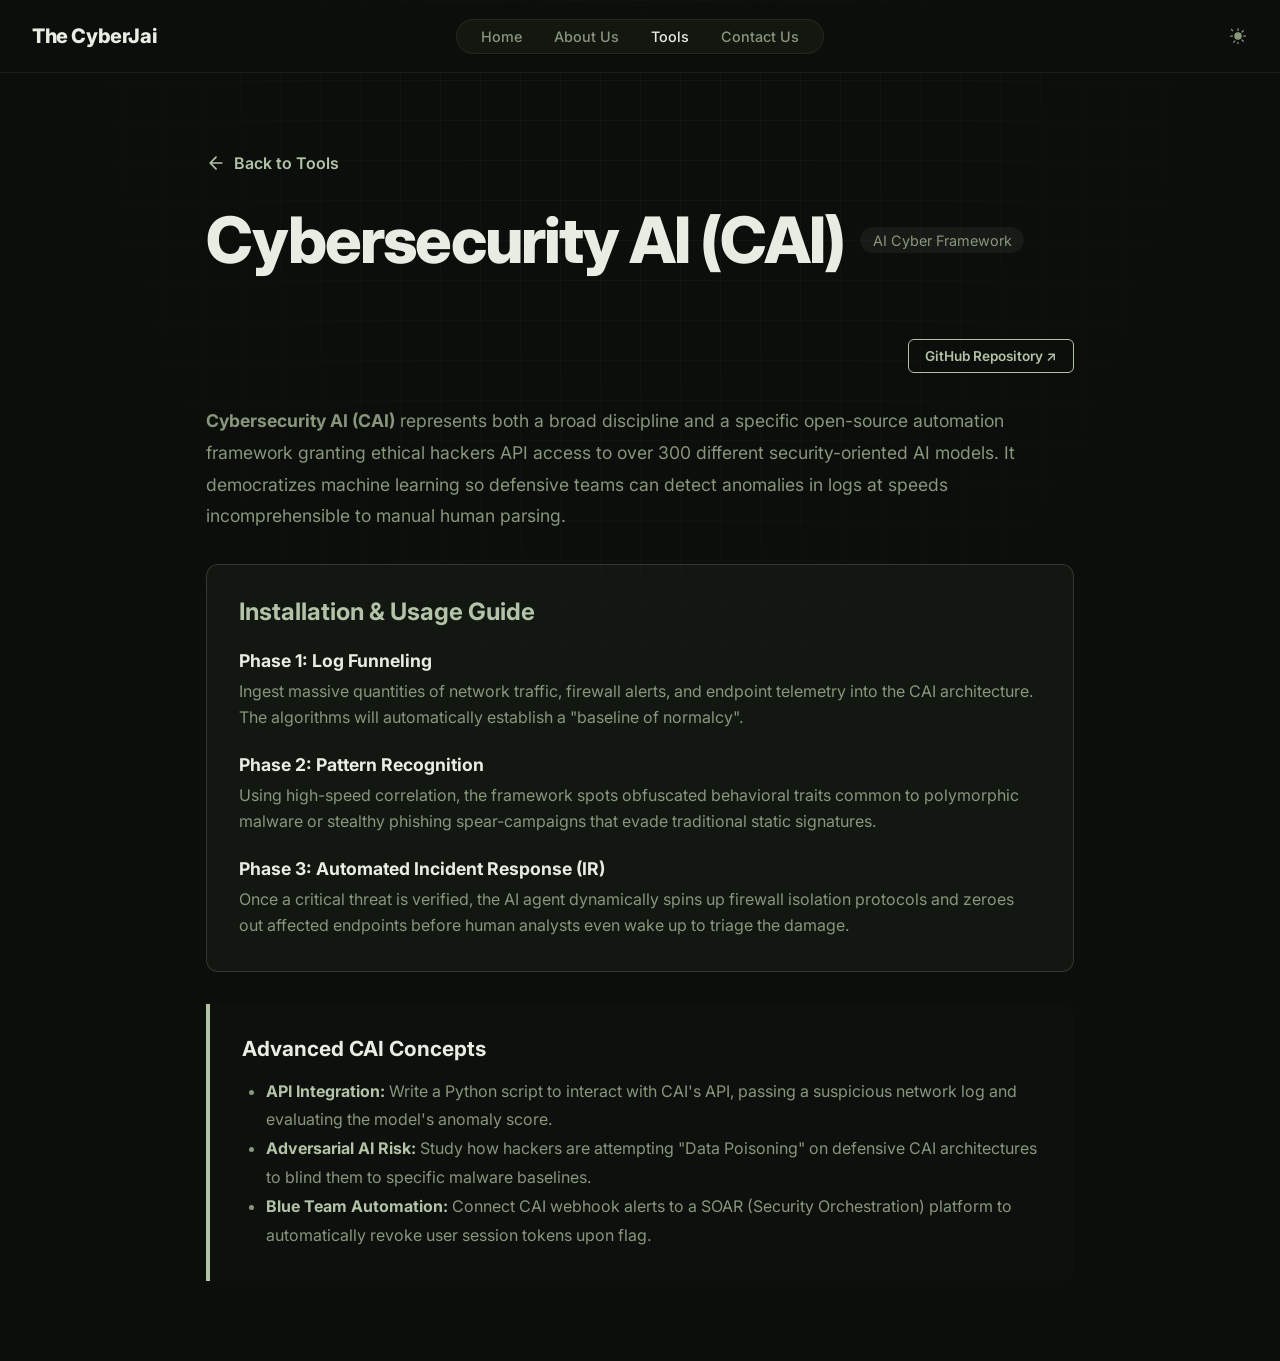
<file: tool-cai.html>
<!DOCTYPE html>
<html lang="en">
<head>
    <meta charset="UTF-8">
    <meta name="viewport" content="width=device-width, initial-scale=1.0">
    <title>The CyberJai | Cybersecurity AI (CAI)</title>
    <link rel="preconnect" href="https://fonts.googleapis.com">
    <link rel="preconnect" href="https://fonts.gstatic.com" crossorigin>
    <link href="https://fonts.googleapis.com/css2?family=Inter:wght@400;500;600;700;800&display=swap" rel="stylesheet">
    <link rel="stylesheet" href="style.css">
    <script>
        if (localStorage.getItem('theme') === 'light') {
            document.documentElement.setAttribute('data-theme', 'light');
        }
    </script>
</head>
<body>
    <div class="grid-bg"></div>
    <div id="glow"></div>
    <nav>
        <a href="index.html" class="logo">The CyberJai</a>
        <div class="nav-center">
            <a href="index.html">Home</a>
            <a href="about.html">About Us</a>
            <a href="tools.html" class="active">Tools</a>
            <a href="contact.html">Contact Us</a>
        </div>
        <div class="nav-right">
            <button id="themeToggle" aria-label="Toggle Theme"></button>
        </div>
    </nav>
    <main style="align-items: flex-start; text-align: left; max-width: 900px; margin: 0 auto; padding-top: 5rem; padding-bottom: 5rem;">
        <a href="tools.html" style="color: var(--accent); text-decoration: none; display: inline-flex; align-items: center; gap: 0.5rem; margin-bottom: 2rem; font-weight: 600; transition: all 0.2s ease;">
            <svg width="20" height="20" viewBox="0 0 24 24" fill="none" stroke="currentColor" stroke-width="2" stroke-linecap="round" stroke-linejoin="round"><path d="M19 12H5M12 19l-7-7 7-7"/></svg>
            Back to Tools
        </a>
        
        <div class="animate" style="animation-delay: 0.1s; display: flex; flex-wrap: wrap; align-items: center; gap: 1rem; margin-bottom: 2.5rem;">
            <h1 style="font-size: clamp(2.5rem, 5vw, 4rem); margin: 0;">
                <span class="title-white">Cybersecurity AI (CAI)</span>
            </h1>
            <span
                    style="font-size: 0.9rem; color: var(--text-muted); background: rgba(255,255,255,0.05); padding: 0.3rem 0.8rem; border-radius: 20px;">AI
                    Cyber Framework</span>
        </div>
        
        <div class="animate" style="animation-delay: 0.2s;" id="doc-content">
            <div style="padding: 0 2rem 2rem 2rem; border-top: 1px solid var(--border-color); margin-top: 0.5rem;">
                <div style="display: flex; justify-content: flex-end; margin-bottom: 2rem; margin-top: 1.5rem;">
                    <a href="https://github.com/aliasrobotics/cai" target="_blank" rel="noopener noreferrer"
                        style="padding: 0.5rem 1rem; border: 1px solid var(--accent); color: var(--accent); border-radius: 6px; text-decoration: none; font-weight: 600; font-size: 0.85rem; transition: all 0.2s ease;">GitHub
                        Repository ↗</a>
                </div>
                <p style="color: var(--text-muted); line-height: 1.8; margin-bottom: 2rem; font-size: 1.1rem;">
                    <strong>Cybersecurity AI (CAI)</strong> represents both a broad discipline and a specific
                    open-source automation framework granting ethical hackers API access to over 300 different
                    security-oriented AI models. It democratizes machine learning so defensive teams can detect
                    anomalies in logs at speeds incomprehensible to manual human parsing.
                </p>

                <div
                    style="background: rgba(178, 195, 167, 0.05); border: 1px solid rgba(178, 195, 167, 0.2); padding: 2rem; border-radius: 12px;">
                    <h3 style="color: var(--accent); margin-bottom: 1.5rem; font-size: 1.5rem;">Installation & Usage
                        Guide</h3>
                    <h4 style="color: var(--text-main); margin-bottom: 0.5rem; font-size: 1.1rem;">Phase 1: Log
                        Funneling</h4>
                    <p style="color: var(--text-muted); margin-bottom: 1.5rem; line-height: 1.6;">Ingest massive
                        quantities of network traffic, firewall alerts, and endpoint telemetry into the CAI
                        architecture. The algorithms will automatically establish a "baseline of normalcy".</p>
                    <h4 style="color: var(--text-main); margin-bottom: 0.5rem; font-size: 1.1rem;">Phase 2: Pattern
                        Recognition</h4>
                    <p style="color: var(--text-muted); margin-bottom: 1.5rem; line-height: 1.6;">Using high-speed
                        correlation, the framework spots obfuscated behavioral traits common to polymorphic malware or
                        stealthy phishing spear-campaigns that evade traditional static signatures.</p>
                    <h4 style="color: var(--text-main); margin-bottom: 0.5rem; font-size: 1.1rem;">Phase 3: Automated
                        Incident Response (IR)</h4>
                    <p style="color: var(--text-muted); line-height: 1.6;">Once a critical threat is verified, the AI
                        agent dynamically spins up firewall isolation protocols and zeroes out affected endpoints before
                        human analysts even wake up to triage the damage.</p>
                </div>

                <div
                    style="margin-top: 2rem; padding: 2rem; border-left: 4px solid var(--accent); background: rgba(255,255,255,0.01); border-radius: 0 12px 12px 0;">
                    <h3 style="color: var(--text-main); margin-bottom: 1rem; font-size: 1.3rem;">Advanced CAI Concepts
                    </h3>
                    <ul style="color: var(--text-muted); line-height: 1.8; margin-left: 1.5rem; font-size: 1rem;">
                        <li><strong style="color: var(--accent);">API Integration:</strong> Write a Python script to
                            interact with CAI's API, passing a suspicious network log and evaluating the model's anomaly
                            score.</li>
                        <li><strong style="color: var(--accent);">Adversarial AI Risk:</strong> Study how hackers are
                            attempting "Data Poisoning" on defensive CAI architectures to blind them to specific malware
                            baselines.</li>
                        <li><strong style="color: var(--accent);">Blue Team Automation:</strong> Connect CAI webhook
                            alerts to a SOAR (Security Orchestration) platform to automatically revoke user session
                            tokens upon flag.</li>
                    </ul>
                </div>
            </div>
        
        </div>
    </main>
    <style>
        #doc-content > div {
            animation: none !important;
            margin-top: 0 !important;
            border-top: none !important;
            padding: 0 !important;
        }
    </style>
    <script src="script.js"></script>
</body>
</html>
</file>
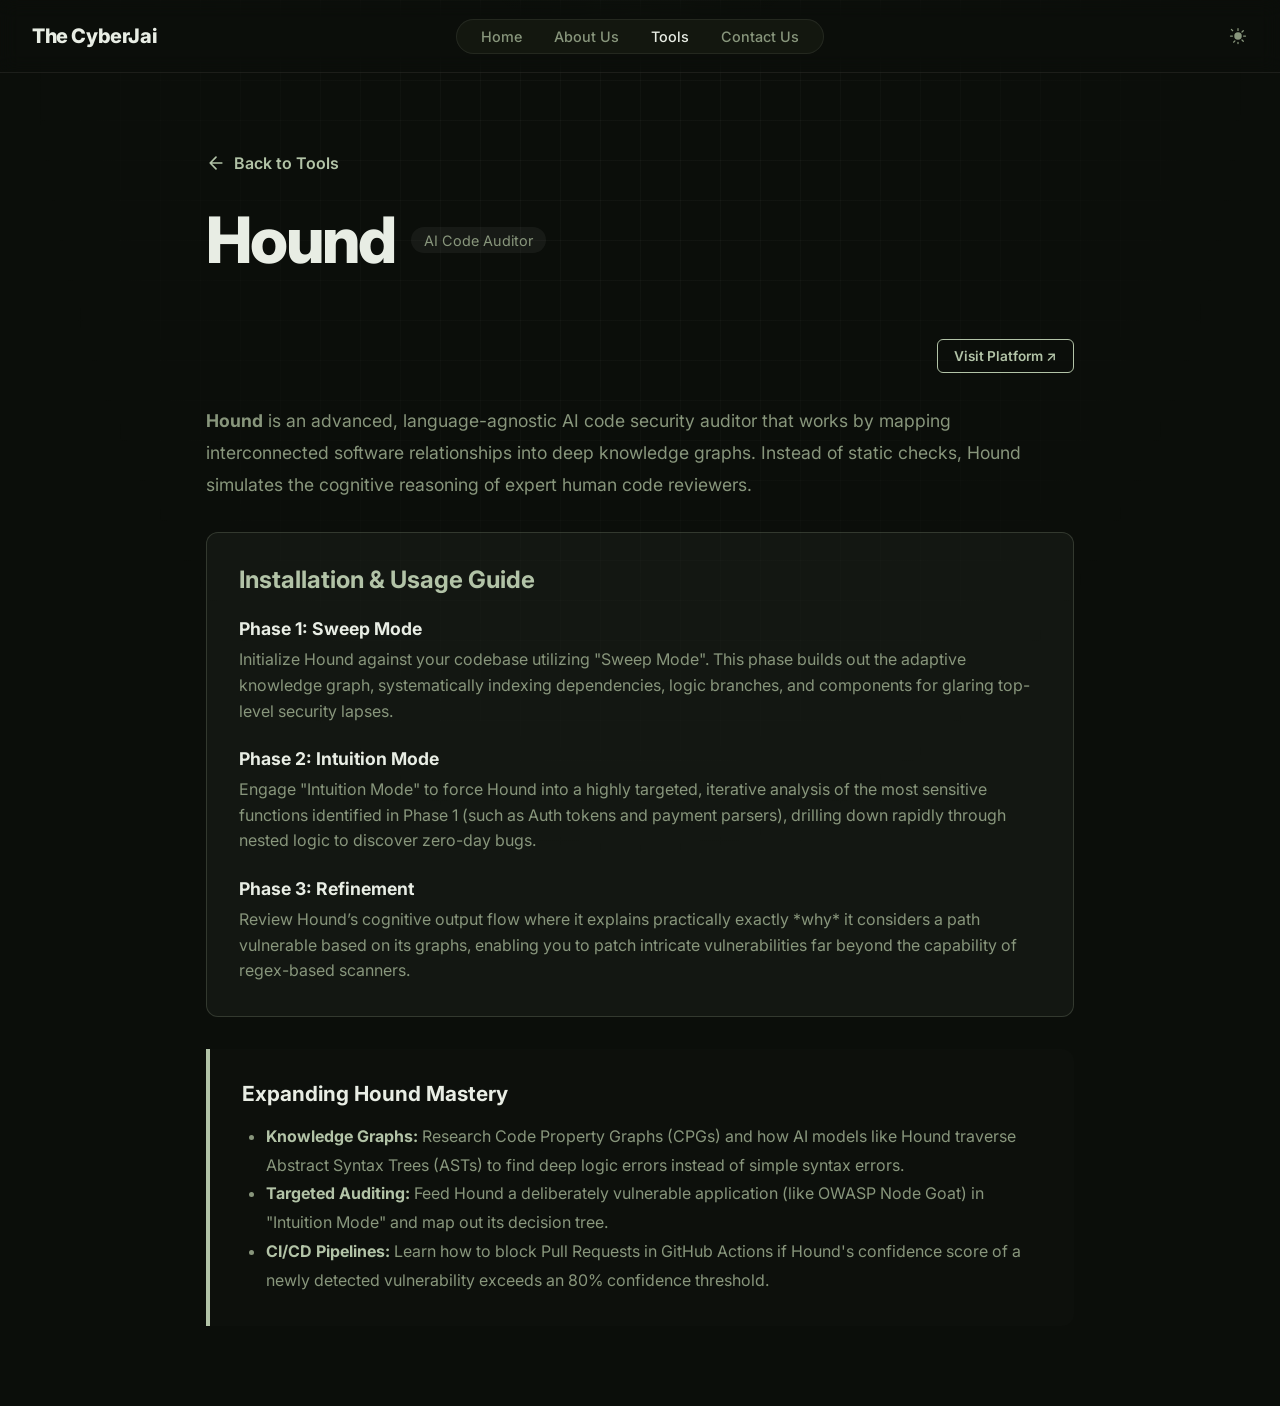
<file: tool-hound.html>
<!DOCTYPE html>
<html lang="en">
<head>
    <meta charset="UTF-8">
    <meta name="viewport" content="width=device-width, initial-scale=1.0">
    <title>The CyberJai | Hound</title>
    <link rel="preconnect" href="https://fonts.googleapis.com">
    <link rel="preconnect" href="https://fonts.gstatic.com" crossorigin>
    <link href="https://fonts.googleapis.com/css2?family=Inter:wght@400;500;600;700;800&display=swap" rel="stylesheet">
    <link rel="stylesheet" href="style.css">
    <script>
        if (localStorage.getItem('theme') === 'light') {
            document.documentElement.setAttribute('data-theme', 'light');
        }
    </script>
</head>
<body>
    <div class="grid-bg"></div>
    <div id="glow"></div>
    <nav>
        <a href="index.html" class="logo">The CyberJai</a>
        <div class="nav-center">
            <a href="index.html">Home</a>
            <a href="about.html">About Us</a>
            <a href="tools.html" class="active">Tools</a>
            <a href="contact.html">Contact Us</a>
        </div>
        <div class="nav-right">
            <button id="themeToggle" aria-label="Toggle Theme"></button>
        </div>
    </nav>
    <main style="align-items: flex-start; text-align: left; max-width: 900px; margin: 0 auto; padding-top: 5rem; padding-bottom: 5rem;">
        <a href="tools.html" style="color: var(--accent); text-decoration: none; display: inline-flex; align-items: center; gap: 0.5rem; margin-bottom: 2rem; font-weight: 600; transition: all 0.2s ease;">
            <svg width="20" height="20" viewBox="0 0 24 24" fill="none" stroke="currentColor" stroke-width="2" stroke-linecap="round" stroke-linejoin="round"><path d="M19 12H5M12 19l-7-7 7-7"/></svg>
            Back to Tools
        </a>
        
        <div class="animate" style="animation-delay: 0.1s; display: flex; flex-wrap: wrap; align-items: center; gap: 1rem; margin-bottom: 2.5rem;">
            <h1 style="font-size: clamp(2.5rem, 5vw, 4rem); margin: 0;">
                <span class="title-white">Hound</span>
            </h1>
            <span
                    style="font-size: 0.9rem; color: var(--text-muted); background: rgba(255,255,255,0.05); padding: 0.3rem 0.8rem; border-radius: 20px;">AI
                    Code Auditor</span>
        </div>
        
        <div class="animate" style="animation-delay: 0.2s;" id="doc-content">
            <div style="padding: 0 2rem 2rem 2rem; border-top: 1px solid var(--border-color); margin-top: 0.5rem;">
                <div style="display: flex; justify-content: flex-end; margin-bottom: 2rem; margin-top: 1.5rem;">
                    <a href="https://github.com/scabench-org/hound" target="_blank" rel="noopener noreferrer"
                        style="padding: 0.5rem 1rem; border: 1px solid var(--accent); color: var(--accent); border-radius: 6px; text-decoration: none; font-weight: 600; font-size: 0.85rem; transition: all 0.2s ease;">Visit
                        Platform ↗</a>
                </div>
                <p style="color: var(--text-muted); line-height: 1.8; margin-bottom: 2rem; font-size: 1.1rem;">
                    <strong>Hound</strong> is an advanced, language-agnostic AI code security auditor that works by
                    mapping interconnected software relationships into deep knowledge graphs. Instead of static checks,
                    Hound simulates the cognitive reasoning of expert human code reviewers.
                </p>

                <div
                    style="background: rgba(178, 195, 167, 0.05); border: 1px solid rgba(178, 195, 167, 0.2); padding: 2rem; border-radius: 12px;">
                    <h3 style="color: var(--accent); margin-bottom: 1.5rem; font-size: 1.5rem;">Installation & Usage
                        Guide</h3>
                    <h4 style="color: var(--text-main); margin-bottom: 0.5rem; font-size: 1.1rem;">Phase 1: Sweep Mode
                    </h4>
                    <p style="color: var(--text-muted); margin-bottom: 1.5rem; line-height: 1.6;">Initialize Hound
                        against your codebase utilizing "Sweep Mode". This phase builds out the adaptive knowledge
                        graph, systematically indexing dependencies, logic branches, and components for glaring
                        top-level security lapses.</p>
                    <h4 style="color: var(--text-main); margin-bottom: 0.5rem; font-size: 1.1rem;">Phase 2: Intuition
                        Mode</h4>
                    <p style="color: var(--text-muted); margin-bottom: 1.5rem; line-height: 1.6;">Engage "Intuition
                        Mode" to force Hound into a highly targeted, iterative analysis of the most sensitive functions
                        identified in Phase 1 (such as Auth tokens and payment parsers), drilling down rapidly through
                        nested logic to discover zero-day bugs.</p>
                    <h4 style="color: var(--text-main); margin-bottom: 0.5rem; font-size: 1.1rem;">Phase 3: Refinement
                    </h4>
                    <p style="color: var(--text-muted); line-height: 1.6;">Review Hound’s cognitive output flow where it
                        explains practically exactly *why* it considers a path vulnerable based on its graphs, enabling
                        you to patch intricate vulnerabilities far beyond the capability of regex-based scanners.</p>
                </div>

                <div
                    style="margin-top: 2rem; padding: 2rem; border-left: 4px solid var(--accent); background: rgba(255,255,255,0.01); border-radius: 0 12px 12px 0;">
                    <h3 style="color: var(--text-main); margin-bottom: 1rem; font-size: 1.3rem;">Expanding Hound Mastery
                    </h3>
                    <ul style="color: var(--text-muted); line-height: 1.8; margin-left: 1.5rem; font-size: 1rem;">
                        <li><strong style="color: var(--accent);">Knowledge Graphs:</strong> Research Code Property
                            Graphs (CPGs) and how AI models like Hound traverse Abstract Syntax Trees (ASTs) to find
                            deep logic errors instead of simple syntax errors.</li>
                        <li><strong style="color: var(--accent);">Targeted Auditing:</strong> Feed Hound a deliberately
                            vulnerable application (like OWASP Node Goat) in "Intuition Mode" and map out its decision
                            tree.</li>
                        <li><strong style="color: var(--accent);">CI/CD Pipelines:</strong> Learn how to block Pull
                            Requests in GitHub Actions if Hound's confidence score of a newly detected vulnerability
                            exceeds an 80% confidence threshold.</li>
                    </ul>
                </div>
            </div>
        
        </div>
    </main>
    <style>
        #doc-content > div {
            animation: none !important;
            margin-top: 0 !important;
            border-top: none !important;
            padding: 0 !important;
        }
    </style>
    <script src="script.js"></script>
</body>
</html>
</file>
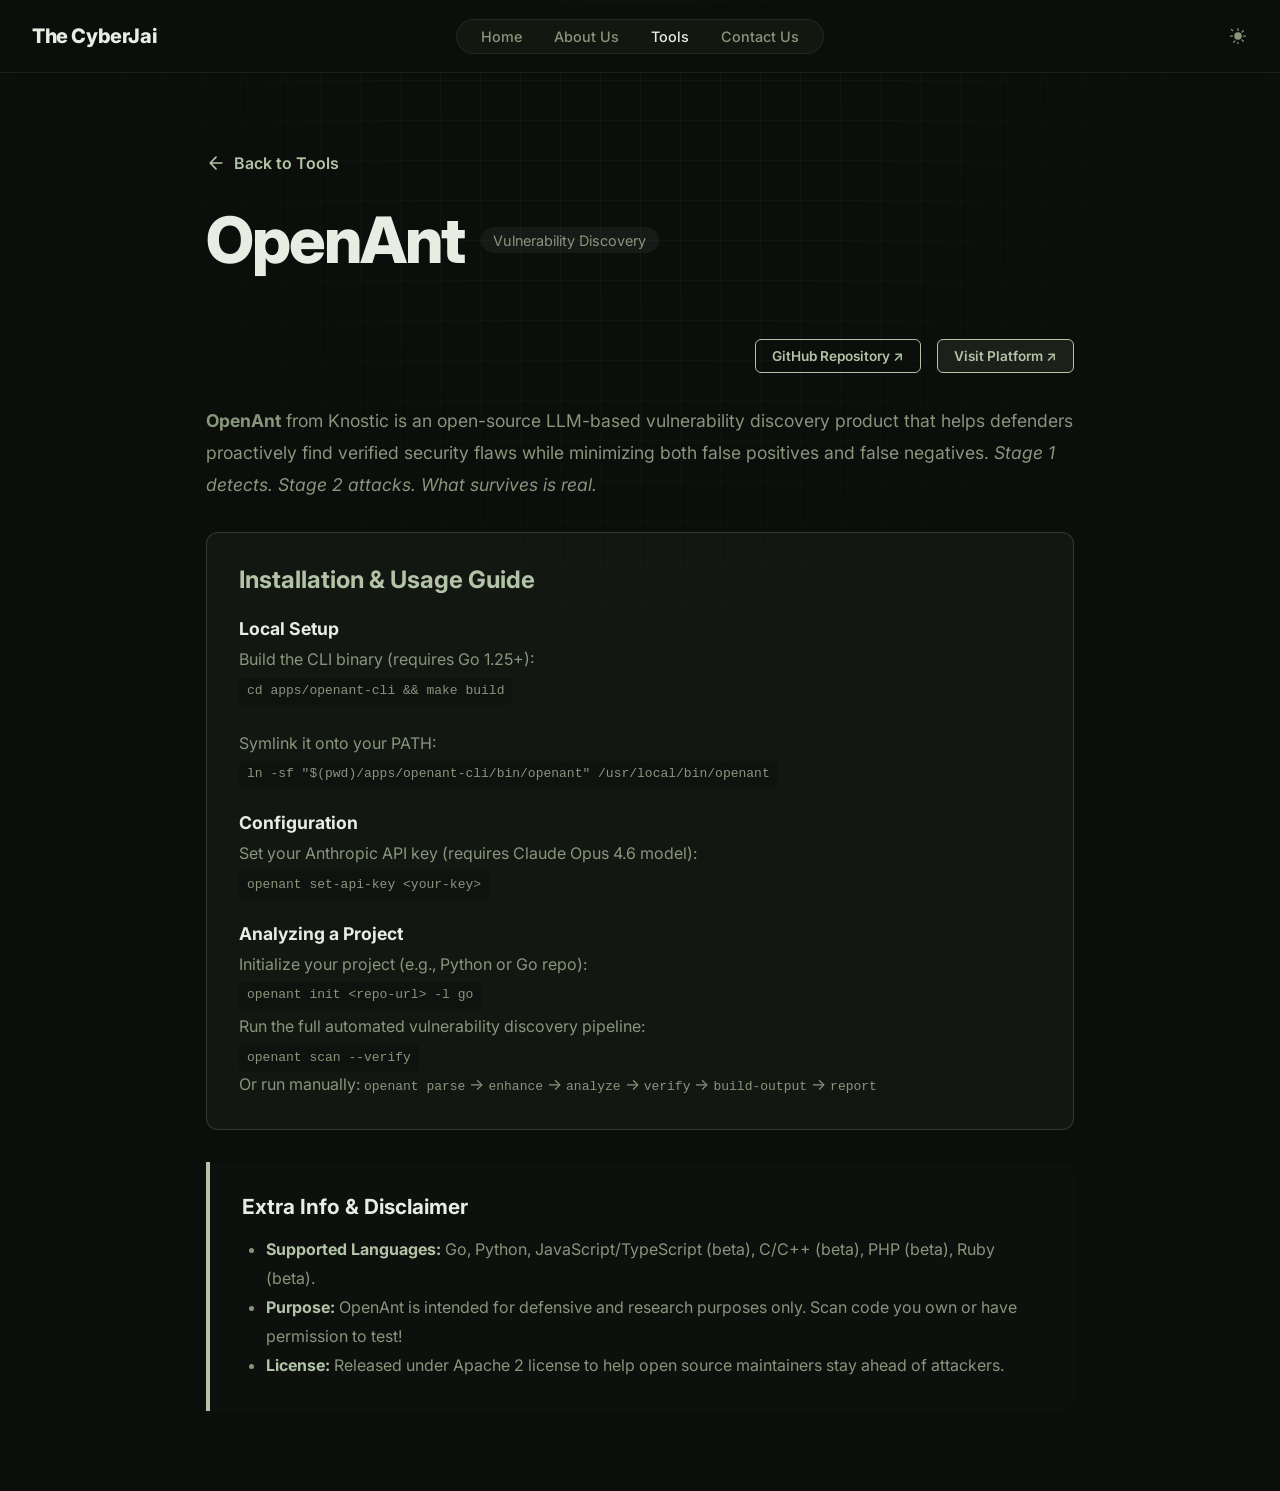
<file: tool-openant.html>
<!DOCTYPE html>
<html lang="en">
<head>
    <meta charset="UTF-8">
    <meta name="viewport" content="width=device-width, initial-scale=1.0">
    <title>The CyberJai | OpenAnt</title>
    <link rel="preconnect" href="https://fonts.googleapis.com">
    <link rel="preconnect" href="https://fonts.gstatic.com" crossorigin>
    <link href="https://fonts.googleapis.com/css2?family=Inter:wght@400;500;600;700;800&display=swap" rel="stylesheet">
    <link rel="stylesheet" href="style.css">
    <script>
        if (localStorage.getItem('theme') === 'light') {
            document.documentElement.setAttribute('data-theme', 'light');
        }
    </script>
</head>
<body>
    <div class="grid-bg"></div>
    <div id="glow"></div>
    <nav>
        <a href="index.html" class="logo">The CyberJai</a>
        <div class="nav-center">
            <a href="index.html">Home</a>
            <a href="about.html">About Us</a>
            <a href="tools.html" class="active">Tools</a>
            <a href="contact.html">Contact Us</a>
        </div>
        <div class="nav-right">
            <button id="themeToggle" aria-label="Toggle Theme"></button>
        </div>
    </nav>
    <main style="align-items: flex-start; text-align: left; max-width: 900px; margin: 0 auto; padding-top: 5rem; padding-bottom: 5rem;">
        <a href="tools.html" style="color: var(--accent); text-decoration: none; display: inline-flex; align-items: center; gap: 0.5rem; margin-bottom: 2rem; font-weight: 600; transition: all 0.2s ease;">
            <svg width="20" height="20" viewBox="0 0 24 24" fill="none" stroke="currentColor" stroke-width="2" stroke-linecap="round" stroke-linejoin="round"><path d="M19 12H5M12 19l-7-7 7-7"/></svg>
            Back to Tools
        </a>
        
        <div class="animate" style="animation-delay: 0.1s; display: flex; flex-wrap: wrap; align-items: center; gap: 1rem; margin-bottom: 2.5rem;">
            <h1 style="font-size: clamp(2.5rem, 5vw, 4rem); margin: 0;">
                <span class="title-white">OpenAnt</span>
            </h1>
            <span
                    style="font-size: 0.9rem; color: var(--text-muted); background: rgba(255,255,255,0.05); padding: 0.3rem 0.8rem; border-radius: 20px;">Vulnerability
                    Discovery</span>
        </div>
        
        <div class="animate" style="animation-delay: 0.2s;" id="doc-content">
            <div
                style="padding: 0 2rem 2rem 2rem; border-top: 1px solid var(--border-color); margin-top: 0.5rem; animation: slideUpFade 0.4s ease forwards;">

                <div
                    style="display: flex; justify-content: flex-end; gap: 1rem; margin-bottom: 2rem; margin-top: 1.5rem;">
                    <a href="https://github.com/knostic/OpenAnt" target="_blank" rel="noopener noreferrer"
                        style="padding: 0.5rem 1rem; border: 1px solid var(--accent); color: var(--accent); border-radius: 6px; text-decoration: none; font-weight: 600; font-size: 0.85rem; transition: all 0.2s ease;">GitHub
                        Repository ↗</a>
                    <a href="https://www.knostic.ai/openant" target="_blank" rel="noopener noreferrer"
                        style="padding: 0.5rem 1rem; background: rgba(178, 195, 167, 0.1); border: 1px solid var(--accent); color: var(--accent); border-radius: 6px; text-decoration: none; font-weight: 600; font-size: 0.85rem; transition: all 0.2s ease;">Visit
                        Platform ↗</a>
                </div>

                <p style="color: var(--text-muted); line-height: 1.8; margin-bottom: 2rem; font-size: 1.1rem;">
                    <strong>OpenAnt</strong> from Knostic is an open-source LLM-based vulnerability discovery product
                    that helps defenders proactively find verified security flaws while minimizing both false positives
                    and false negatives. <em>Stage 1 detects. Stage 2 attacks. What survives is real.</em>
                </p>

                <div
                    style="background: rgba(178, 195, 167, 0.05); border: 1px solid rgba(178, 195, 167, 0.2); padding: 2rem; border-radius: 12px;">
                    <h3 style="color: var(--accent); margin-bottom: 1.5rem; font-size: 1.5rem;">Installation & Usage
                        Guide</h3>

                    <h4 style="color: var(--text-main); margin-bottom: 0.5rem; font-size: 1.1rem;">Local Setup</h4>
                    <p style="color: var(--text-muted); margin-bottom: 1.5rem; line-height: 1.6;">
                        Build the CLI binary (requires Go 1.25+):<br>
                        <code
                            style="background: rgba(0,0,0,0.2); padding: 0.2rem 0.5rem; border-radius: 4px; display: inline-block; margin-top: 0.3rem;">cd apps/openant-cli && make build</code><br><br>
                        Symlink it onto your PATH:<br>
                        <code
                            style="background: rgba(0,0,0,0.2); padding: 0.2rem 0.5rem; border-radius: 4px; display: inline-block; margin-top: 0.3rem;">ln -sf "$(pwd)/apps/openant-cli/bin/openant" /usr/local/bin/openant</code>
                    </p>

                    <h4 style="color: var(--text-main); margin-bottom: 0.5rem; font-size: 1.1rem;">Configuration</h4>
                    <p style="color: var(--text-muted); margin-bottom: 1.5rem; line-height: 1.6;">
                        Set your Anthropic API key (requires Claude Opus 4.6 model):<br>
                        <code
                            style="background: rgba(0,0,0,0.2); padding: 0.2rem 0.5rem; border-radius: 4px; display: inline-block; margin-top: 0.3rem;">openant set-api-key &lt;your-key&gt;</code>
                    </p>

                    <h4 style="color: var(--text-main); margin-bottom: 0.5rem; font-size: 1.1rem;">Analyzing a Project
                    </h4>
                    <p style="color: var(--text-muted); line-height: 1.6;">
                        Initialize your project (e.g., Python or Go repo):<br>
                        <code
                            style="background: rgba(0,0,0,0.2); padding: 0.2rem 0.5rem; border-radius: 4px; display: inline-block; margin: 0.3rem 0;">openant init &lt;repo-url&gt; -l go</code><br>
                        Run the full automated vulnerability discovery pipeline:<br>
                        <code
                            style="background: rgba(0,0,0,0.2); padding: 0.2rem 0.5rem; border-radius: 4px; display: inline-block; margin-top: 0.3rem;">openant scan --verify</code><br>
                        Or run manually: <code>openant parse</code> -> <code>enhance</code> -> <code>analyze</code> ->
                        <code>verify</code> -> <code>build-output</code> -> <code>report</code>
                    </p>
                </div>

                <div
                    style="margin-top: 2rem; padding: 2rem; border-left: 4px solid var(--accent); background: rgba(255,255,255,0.01); border-radius: 0 12px 12px 0;">
                    <h3 style="color: var(--text-main); margin-bottom: 1rem; font-size: 1.3rem;">Extra Info & Disclaimer
                    </h3>
                    <ul style="color: var(--text-muted); line-height: 1.8; margin-left: 1.5rem; font-size: 1rem;">
                        <li><strong style="color: var(--accent);">Supported Languages:</strong> Go, Python,
                            JavaScript/TypeScript (beta), C/C++ (beta), PHP (beta), Ruby (beta).</li>
                        <li><strong style="color: var(--accent);">Purpose:</strong> OpenAnt is intended for defensive
                            and research purposes only. Scan code you own or have permission to test!</li>
                        <li><strong style="color: var(--accent);">License:</strong> Released under Apache 2 license to
                            help open source maintainers stay ahead of attackers.</li>
                    </ul>
                </div>
            </div>
        
        </div>
    </main>
    <style>
        #doc-content > div {
            animation: none !important;
            margin-top: 0 !important;
            border-top: none !important;
            padding: 0 !important;
        }
    </style>
    <script src="script.js"></script>
</body>
</html>
</file>
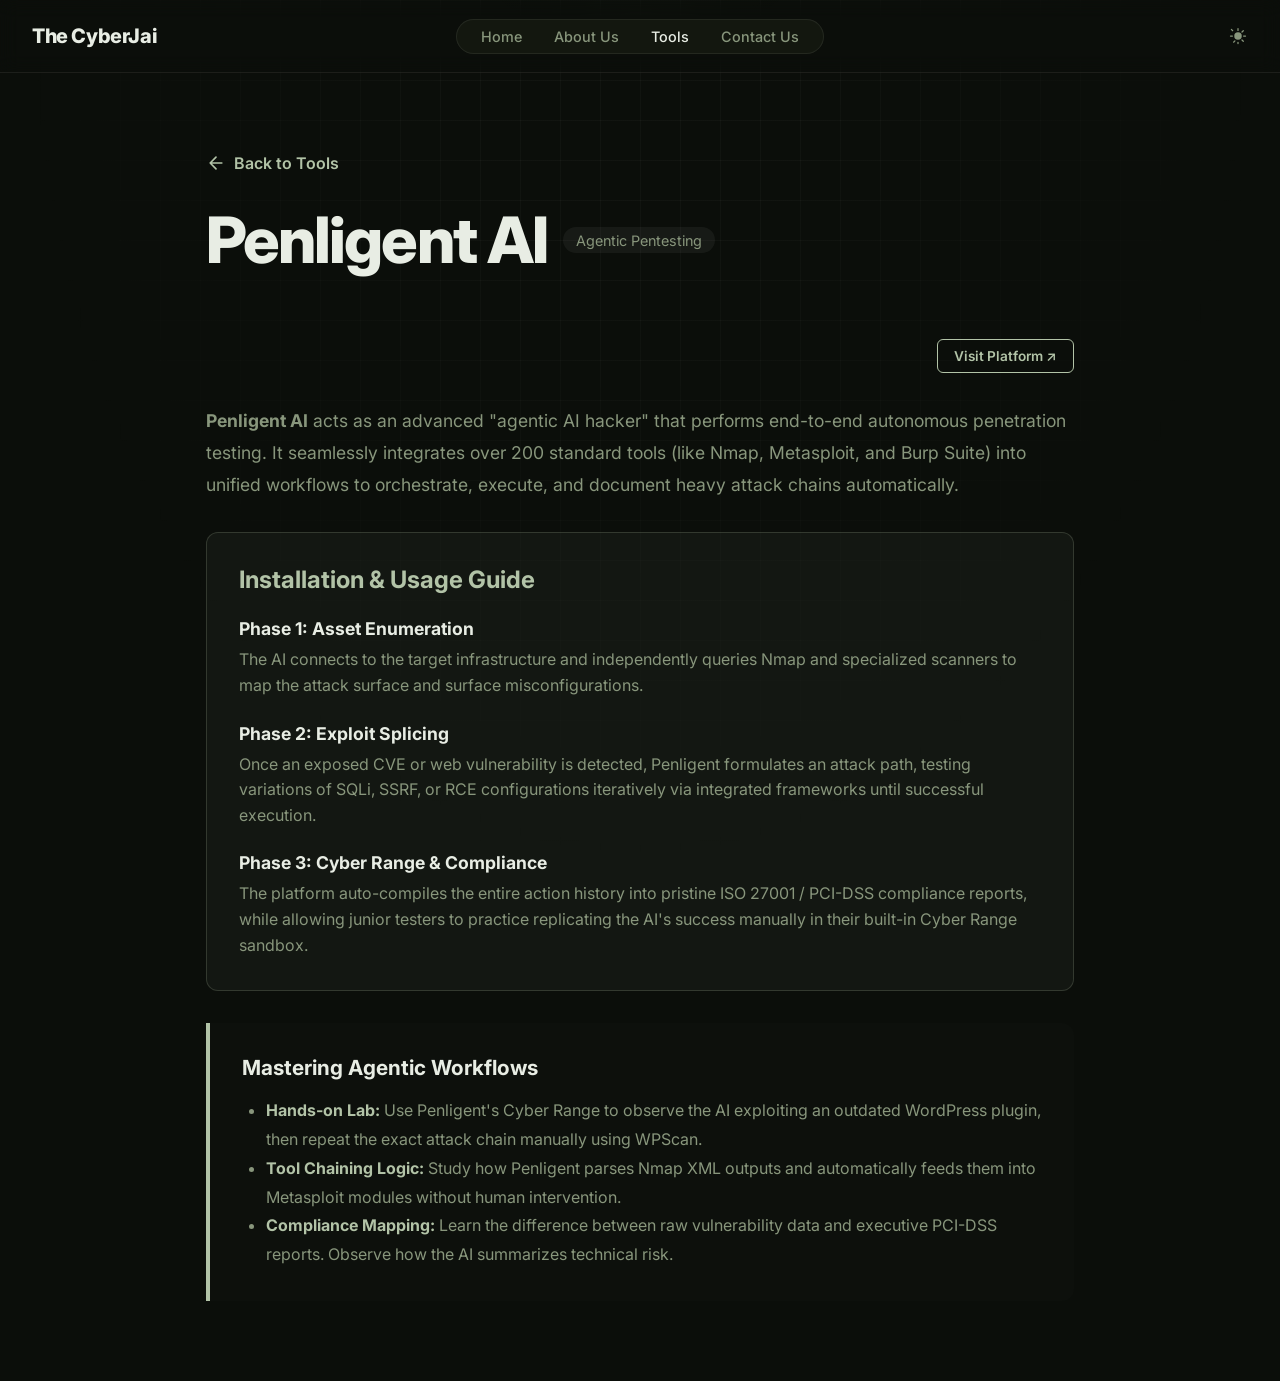
<file: tool-penligent.html>
<!DOCTYPE html>
<html lang="en">
<head>
    <meta charset="UTF-8">
    <meta name="viewport" content="width=device-width, initial-scale=1.0">
    <title>The CyberJai | Penligent AI</title>
    <link rel="preconnect" href="https://fonts.googleapis.com">
    <link rel="preconnect" href="https://fonts.gstatic.com" crossorigin>
    <link href="https://fonts.googleapis.com/css2?family=Inter:wght@400;500;600;700;800&display=swap" rel="stylesheet">
    <link rel="stylesheet" href="style.css">
    <script>
        if (localStorage.getItem('theme') === 'light') {
            document.documentElement.setAttribute('data-theme', 'light');
        }
    </script>
</head>
<body>
    <div class="grid-bg"></div>
    <div id="glow"></div>
    <nav>
        <a href="index.html" class="logo">The CyberJai</a>
        <div class="nav-center">
            <a href="index.html">Home</a>
            <a href="about.html">About Us</a>
            <a href="tools.html" class="active">Tools</a>
            <a href="contact.html">Contact Us</a>
        </div>
        <div class="nav-right">
            <button id="themeToggle" aria-label="Toggle Theme"></button>
        </div>
    </nav>
    <main style="align-items: flex-start; text-align: left; max-width: 900px; margin: 0 auto; padding-top: 5rem; padding-bottom: 5rem;">
        <a href="tools.html" style="color: var(--accent); text-decoration: none; display: inline-flex; align-items: center; gap: 0.5rem; margin-bottom: 2rem; font-weight: 600; transition: all 0.2s ease;">
            <svg width="20" height="20" viewBox="0 0 24 24" fill="none" stroke="currentColor" stroke-width="2" stroke-linecap="round" stroke-linejoin="round"><path d="M19 12H5M12 19l-7-7 7-7"/></svg>
            Back to Tools
        </a>
        
        <div class="animate" style="animation-delay: 0.1s; display: flex; flex-wrap: wrap; align-items: center; gap: 1rem; margin-bottom: 2.5rem;">
            <h1 style="font-size: clamp(2.5rem, 5vw, 4rem); margin: 0;">
                <span class="title-white">Penligent AI</span>
            </h1>
            <span
                    style="font-size: 0.9rem; color: var(--text-muted); background: rgba(255,255,255,0.05); padding: 0.3rem 0.8rem; border-radius: 20px;">Agentic
                    Pentesting</span>
        </div>
        
        <div class="animate" style="animation-delay: 0.2s;" id="doc-content">
            <div style="padding: 0 2rem 2rem 2rem; border-top: 1px solid var(--border-color); margin-top: 0.5rem;">
                <div style="display: flex; justify-content: flex-end; margin-bottom: 2rem; margin-top: 1.5rem;">
                    <a href="https://penligent.ai/" target="_blank" rel="noopener noreferrer"
                        style="padding: 0.5rem 1rem; border: 1px solid var(--accent); color: var(--accent); border-radius: 6px; text-decoration: none; font-weight: 600; font-size: 0.85rem; transition: all 0.2s ease;">Visit
                        Platform ↗</a>
                </div>
                <p style="color: var(--text-muted); line-height: 1.8; margin-bottom: 2rem; font-size: 1.1rem;">
                    <strong>Penligent AI</strong> acts as an advanced "agentic AI hacker" that performs end-to-end
                    autonomous penetration testing. It seamlessly integrates over 200 standard tools (like Nmap,
                    Metasploit, and Burp Suite) into unified workflows to orchestrate, execute, and document heavy
                    attack chains automatically.
                </p>

                <div
                    style="background: rgba(178, 195, 167, 0.05); border: 1px solid rgba(178, 195, 167, 0.2); padding: 2rem; border-radius: 12px;">
                    <h3 style="color: var(--accent); margin-bottom: 1.5rem; font-size: 1.5rem;">Installation & Usage
                        Guide</h3>
                    <h4 style="color: var(--text-main); margin-bottom: 0.5rem; font-size: 1.1rem;">Phase 1: Asset
                        Enumeration</h4>
                    <p style="color: var(--text-muted); margin-bottom: 1.5rem; line-height: 1.6;">The AI connects to the
                        target infrastructure and independently queries Nmap and specialized scanners to map the attack
                        surface and surface misconfigurations.</p>
                    <h4 style="color: var(--text-main); margin-bottom: 0.5rem; font-size: 1.1rem;">Phase 2: Exploit
                        Splicing</h4>
                    <p style="color: var(--text-muted); margin-bottom: 1.5rem; line-height: 1.6;">Once an exposed CVE or
                        web vulnerability is detected, Penligent formulates an attack path, testing variations of SQLi,
                        SSRF, or RCE configurations iteratively via integrated frameworks until successful execution.
                    </p>
                    <h4 style="color: var(--text-main); margin-bottom: 0.5rem; font-size: 1.1rem;">Phase 3: Cyber Range
                        & Compliance</h4>
                    <p style="color: var(--text-muted); line-height: 1.6;">The platform auto-compiles the entire action
                        history into pristine ISO 27001 / PCI-DSS compliance reports, while allowing junior testers to
                        practice replicating the AI's success manually in their built-in Cyber Range sandbox.</p>
                </div>

                <div
                    style="margin-top: 2rem; padding: 2rem; border-left: 4px solid var(--accent); background: rgba(255,255,255,0.01); border-radius: 0 12px 12px 0;">
                    <h3 style="color: var(--text-main); margin-bottom: 1rem; font-size: 1.3rem;">Mastering Agentic
                        Workflows</h3>
                    <ul style="color: var(--text-muted); line-height: 1.8; margin-left: 1.5rem; font-size: 1rem;">
                        <li><strong style="color: var(--accent);">Hands-on Lab:</strong> Use Penligent's Cyber Range to
                            observe the AI exploiting an outdated WordPress plugin, then repeat the exact attack chain
                            manually using WPScan.</li>
                        <li><strong style="color: var(--accent);">Tool Chaining Logic:</strong> Study how Penligent
                            parses Nmap XML outputs and automatically feeds them into Metasploit modules without human
                            intervention.</li>
                        <li><strong style="color: var(--accent);">Compliance Mapping:</strong> Learn the difference
                            between raw vulnerability data and executive PCI-DSS reports. Observe how the AI summarizes
                            technical risk.</li>
                    </ul>
                </div>
            </div>
        
        </div>
    </main>
    <style>
        #doc-content > div {
            animation: none !important;
            margin-top: 0 !important;
            border-top: none !important;
            padding: 0 !important;
        }
    </style>
    <script src="script.js"></script>
</body>
</html>
</file>
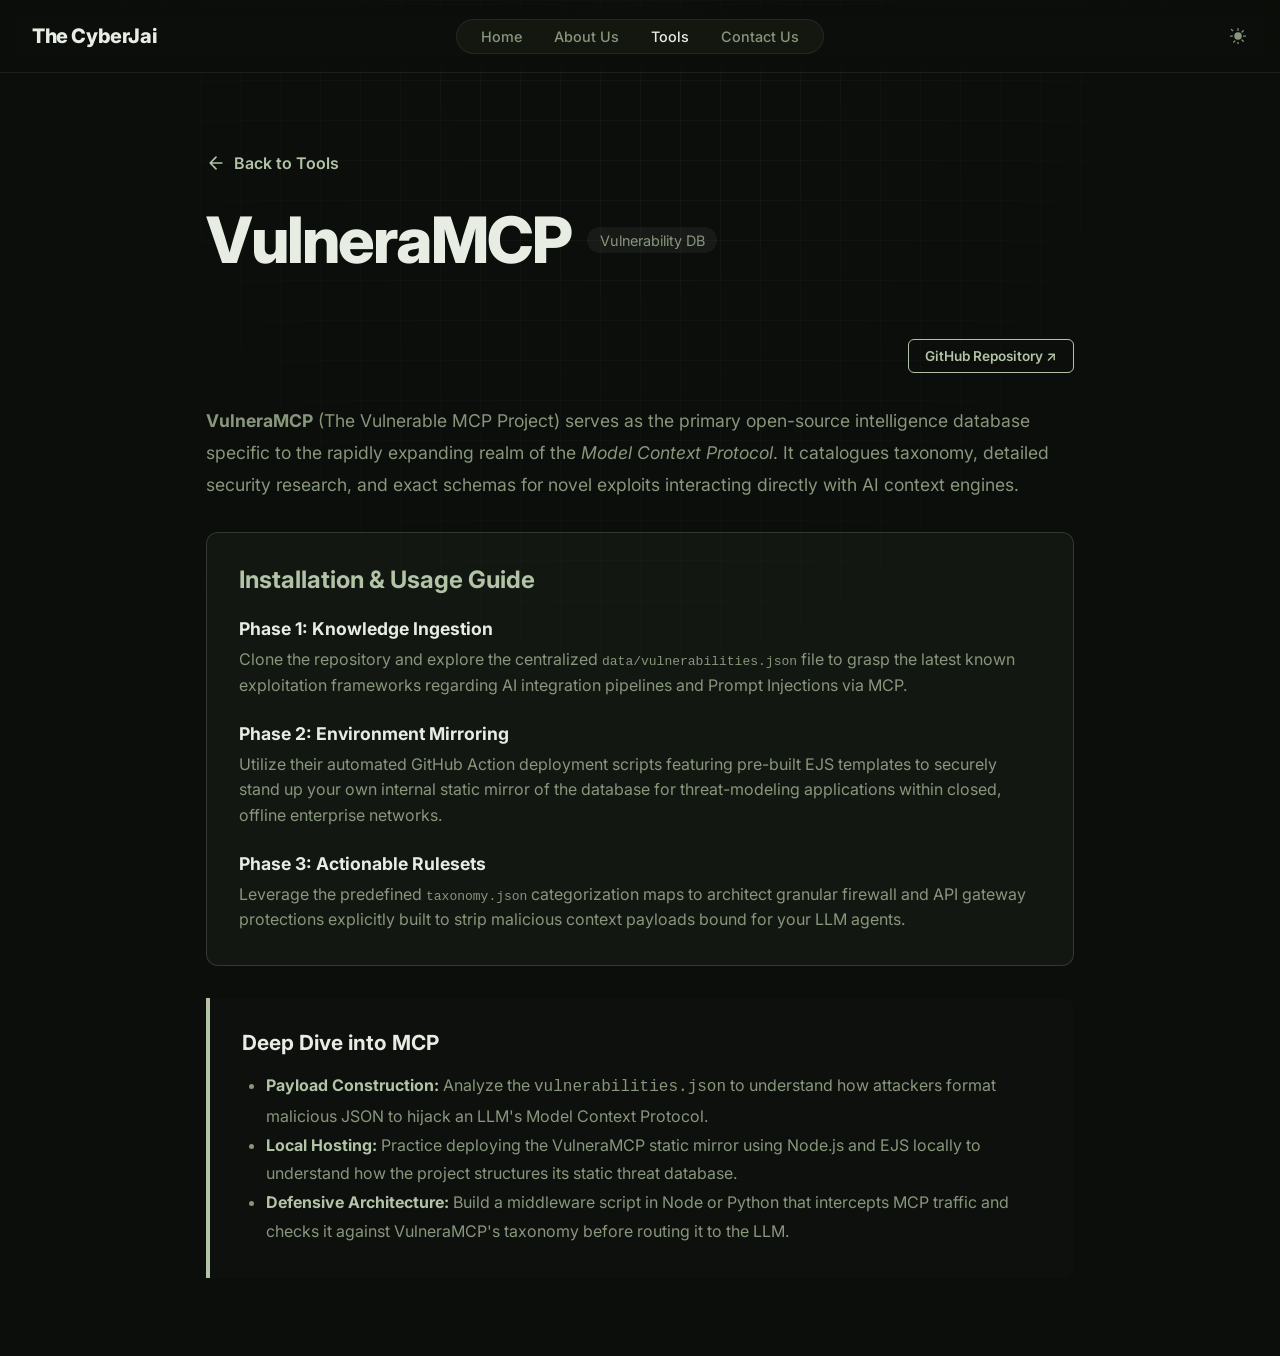
<file: tool-vulneramcp.html>
<!DOCTYPE html>
<html lang="en">
<head>
    <meta charset="UTF-8">
    <meta name="viewport" content="width=device-width, initial-scale=1.0">
    <title>The CyberJai | VulneraMCP</title>
    <link rel="preconnect" href="https://fonts.googleapis.com">
    <link rel="preconnect" href="https://fonts.gstatic.com" crossorigin>
    <link href="https://fonts.googleapis.com/css2?family=Inter:wght@400;500;600;700;800&display=swap" rel="stylesheet">
    <link rel="stylesheet" href="style.css">
    <script>
        if (localStorage.getItem('theme') === 'light') {
            document.documentElement.setAttribute('data-theme', 'light');
        }
    </script>
</head>
<body>
    <div class="grid-bg"></div>
    <div id="glow"></div>
    <nav>
        <a href="index.html" class="logo">The CyberJai</a>
        <div class="nav-center">
            <a href="index.html">Home</a>
            <a href="about.html">About Us</a>
            <a href="tools.html" class="active">Tools</a>
            <a href="contact.html">Contact Us</a>
        </div>
        <div class="nav-right">
            <button id="themeToggle" aria-label="Toggle Theme"></button>
        </div>
    </nav>
    <main style="align-items: flex-start; text-align: left; max-width: 900px; margin: 0 auto; padding-top: 5rem; padding-bottom: 5rem;">
        <a href="tools.html" style="color: var(--accent); text-decoration: none; display: inline-flex; align-items: center; gap: 0.5rem; margin-bottom: 2rem; font-weight: 600; transition: all 0.2s ease;">
            <svg width="20" height="20" viewBox="0 0 24 24" fill="none" stroke="currentColor" stroke-width="2" stroke-linecap="round" stroke-linejoin="round"><path d="M19 12H5M12 19l-7-7 7-7"/></svg>
            Back to Tools
        </a>
        
        <div class="animate" style="animation-delay: 0.1s; display: flex; flex-wrap: wrap; align-items: center; gap: 1rem; margin-bottom: 2.5rem;">
            <h1 style="font-size: clamp(2.5rem, 5vw, 4rem); margin: 0;">
                <span class="title-white">VulneraMCP</span>
            </h1>
            <span
                    style="font-size: 0.9rem; color: var(--text-muted); background: rgba(255,255,255,0.05); padding: 0.3rem 0.8rem; border-radius: 20px;">Vulnerability
                    DB</span>
        </div>
        
        <div class="animate" style="animation-delay: 0.2s;" id="doc-content">
            <div style="padding: 0 2rem 2rem 2rem; border-top: 1px solid var(--border-color); margin-top: 0.5rem;">
                <div style="display: flex; justify-content: flex-end; margin-bottom: 2rem; margin-top: 1.5rem;">
                    <a href="https://github.com/vineethsai/vulnerablemcp" target="_blank" rel="noopener noreferrer"
                        style="padding: 0.5rem 1rem; border: 1px solid var(--accent); color: var(--accent); border-radius: 6px; text-decoration: none; font-weight: 600; font-size: 0.85rem; transition: all 0.2s ease;">GitHub
                        Repository ↗</a>
                </div>
                <p style="color: var(--text-muted); line-height: 1.8; margin-bottom: 2rem; font-size: 1.1rem;">
                    <strong>VulneraMCP</strong> (The Vulnerable MCP Project) serves as the primary open-source
                    intelligence database specific to the rapidly expanding realm of the <em>Model Context
                        Protocol</em>. It catalogues taxonomy, detailed security research, and exact schemas for novel
                    exploits interacting directly with AI context engines.
                </p>

                <div
                    style="background: rgba(178, 195, 167, 0.05); border: 1px solid rgba(178, 195, 167, 0.2); padding: 2rem; border-radius: 12px;">
                    <h3 style="color: var(--accent); margin-bottom: 1.5rem; font-size: 1.5rem;">Installation & Usage
                        Guide</h3>
                    <h4 style="color: var(--text-main); margin-bottom: 0.5rem; font-size: 1.1rem;">Phase 1: Knowledge
                        Ingestion</h4>
                    <p style="color: var(--text-muted); margin-bottom: 1.5rem; line-height: 1.6;">Clone the repository
                        and explore the centralized <code>data/vulnerabilities.json</code> file to grasp the latest
                        known exploitation frameworks regarding AI integration pipelines and Prompt Injections via MCP.
                    </p>
                    <h4 style="color: var(--text-main); margin-bottom: 0.5rem; font-size: 1.1rem;">Phase 2: Environment
                        Mirroring</h4>
                    <p style="color: var(--text-muted); margin-bottom: 1.5rem; line-height: 1.6;">Utilize their
                        automated GitHub Action deployment scripts featuring pre-built EJS templates to securely stand
                        up your own internal static mirror of the database for threat-modeling applications within
                        closed, offline enterprise networks.</p>
                    <h4 style="color: var(--text-main); margin-bottom: 0.5rem; font-size: 1.1rem;">Phase 3: Actionable
                        Rulesets</h4>
                    <p style="color: var(--text-muted); line-height: 1.6;">Leverage the predefined
                        <code>taxonomy.json</code> categorization maps to architect granular firewall and API gateway
                        protections explicitly built to strip malicious context payloads bound for your LLM agents.
                    </p>
                </div>

                <div
                    style="margin-top: 2rem; padding: 2rem; border-left: 4px solid var(--accent); background: rgba(255,255,255,0.01); border-radius: 0 12px 12px 0;">
                    <h3 style="color: var(--text-main); margin-bottom: 1rem; font-size: 1.3rem;">Deep Dive into MCP</h3>
                    <ul style="color: var(--text-muted); line-height: 1.8; margin-left: 1.5rem; font-size: 1rem;">
                        <li><strong style="color: var(--accent);">Payload Construction:</strong> Analyze the
                            <code>vulnerabilities.json</code> to understand how attackers format malicious JSON to
                            hijack an LLM's Model Context Protocol.
                        </li>
                        <li><strong style="color: var(--accent);">Local Hosting:</strong> Practice deploying the
                            VulneraMCP static mirror using Node.js and EJS locally to understand how the project
                            structures its static threat database.</li>
                        <li><strong style="color: var(--accent);">Defensive Architecture:</strong> Build a middleware
                            script in Node or Python that intercepts MCP traffic and checks it against VulneraMCP's
                            taxonomy before routing it to the LLM.</li>
                    </ul>
                </div>
            </div>
        
        </div>
    </main>
    <style>
        #doc-content > div {
            animation: none !important;
            margin-top: 0 !important;
            border-top: none !important;
            padding: 0 !important;
        }
    </style>
    <script src="script.js"></script>
</body>
</html>
</file>
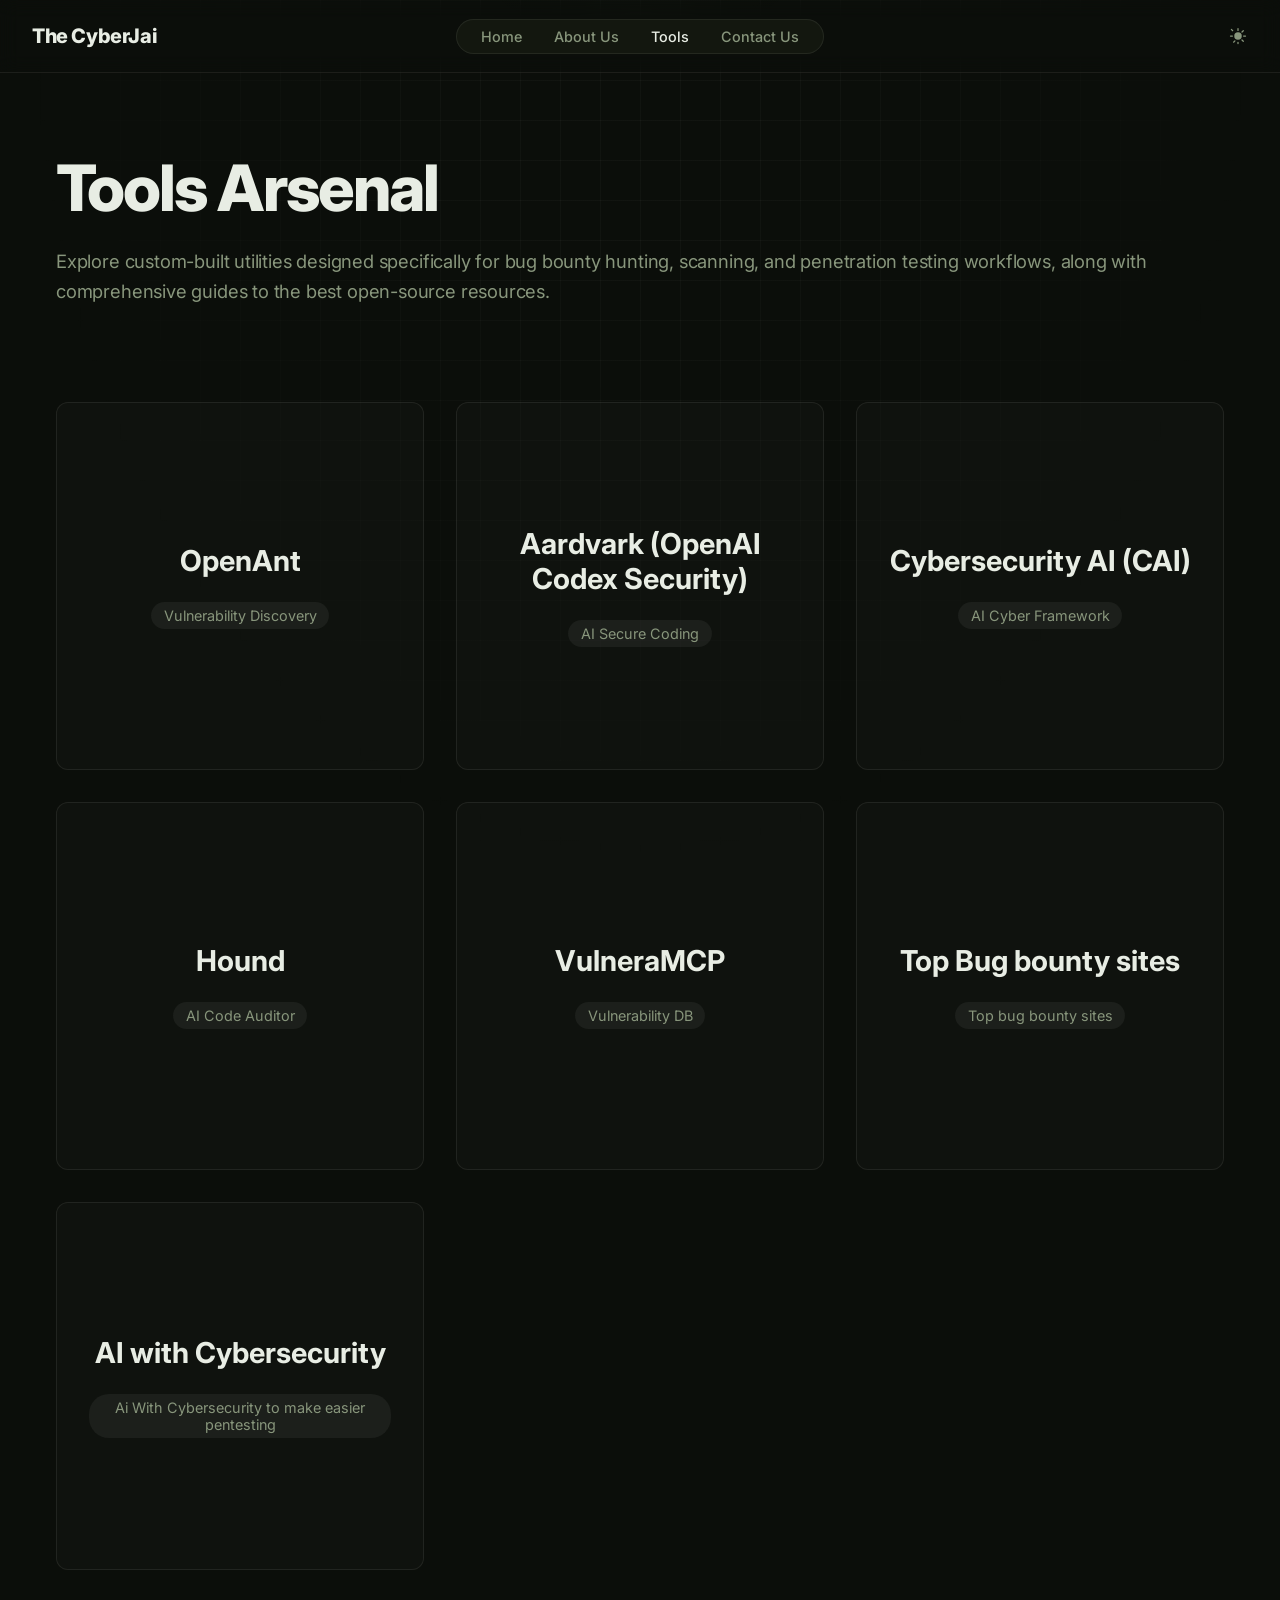
<file: tools.html>
<!DOCTYPE html>
<html lang="en">

<head>
    <meta charset="UTF-8">
    <meta name="viewport" content="width=device-width, initial-scale=1.0">
    <title>The CyberJai | Tools</title>
    <link rel="preconnect" href="https://fonts.googleapis.com">
    <link rel="preconnect" href="https://fonts.gstatic.com" crossorigin>
    <link href="https://fonts.googleapis.com/css2?family=Inter:wght@400;500;600;700;800&display=swap" rel="stylesheet">
    <link rel="stylesheet" href="style.css">
    <script>
        if (localStorage.getItem('theme') === 'light') {
            document.documentElement.setAttribute('data-theme', 'light');
        }
    </script>
</head>

<body>

    <div class="grid-bg"></div>
    <div id="glow"></div>

    <nav>
        <a href="index.html" class="logo">The CyberJai</a>

        <div class="nav-center">
            <a href="index.html">Home</a>
            <a href="about.html">About Us</a>
            <a href="tools.html" class="active">Tools</a>
            <a href="contact.html">Contact Us</a>
        </div>

        <div class="nav-right">
            <button id="themeToggle" aria-label="Toggle Theme"></button>
        </div>
    </nav>

    <main
        style="align-items: flex-start; text-align: left; max-width: 1200px; margin: 0 auto; padding-top: 5rem; padding-bottom: 5rem;">
        <h1 class="animate" style="animation-delay: 0.1s; font-size: clamp(2.5rem, 5vw, 4rem); margin-bottom: 1.5rem;">
            <span class="title-white">Tools Arsenal</span>
        </h1>

        <p class="subtitle animate"
            style="animation-delay: 0.2s; max-width: 100%; text-align: left; margin: 0 0 3rem 0;">
            Explore custom-built utilities designed specifically for bug bounty hunting, scanning, and penetration
            testing workflows, along with comprehensive guides to the best open-source resources.
        </p>

        <style>
            .tools-grid {
                display: grid;
                grid-template-columns: repeat(3, 1fr);
                gap: 2rem;
                width: 100%;
                margin-top: 3rem;
                align-items: start;
            }

            @media (max-width: 1024px) {
                .tools-grid {
                    grid-template-columns: repeat(2, 1fr);
                }
            }

            @media (max-width: 768px) {
                .tools-grid {
                    grid-template-columns: 1fr;
                }
            }

            /* Smooth Details Tag Opening */
            details.tool-box summary {
                list-style: none;
                box-sizing: border-box;
            }

            details.tool-box summary::-webkit-details-marker {
                display: none;
            }

            details.tool-box {
                transition: all 0.3s ease;
                background: rgba(255, 255, 255, 0.02);
                border: 1px solid var(--border-color);
                border-radius: 12px;
                overflow: hidden;
                width: 100%;
            }

            details.tool-box:not([open]) {
                aspect-ratio: 1 / 1;
            }

            details.tool-box:hover {
                border-color: rgba(178, 195, 167, 0.4);
            }

            details.tool-box summary {
                padding: 2rem;
                cursor: pointer;
                user-select: none;
                transition: all 0.3s ease;
            }

            /* Display styles for closed (square) state */
            details.tool-box:not([open]) summary {
                height: 100%;
                display: flex;
                flex-direction: column;
                justify-content: center;
                align-items: center;
                text-align: center;
                gap: 1.5rem;
            }

            /* Display styles for open (list/expanded) state */
            details.tool-box[open] summary {
                display: flex;
                flex-direction: row;
                justify-content: space-between;
                align-items: center;
                text-align: left;
            }

            details.tool-box[open] summary svg.dropdown-icon {
                transform: rotate(180deg);
                color: var(--accent);
            }

            details.tool-box h2 {
                font-size: 1.8rem;
                color: var(--text-main);
                margin: 0;
            }

            details.tool-box:not([open]) h2 {
                flex-direction: column;
            }

            details.tool-box[open] h2 {
                display: flex;
                align-items: center;
                gap: 1rem;
            }

            details.tool-box span.badge-tag {
                font-size: 0.9rem;
                color: var(--text-muted);
                background: rgba(255, 255, 255, 0.05);
                padding: 0.3rem 0.8rem;
                border-radius: 20px;
                display: inline-block;
            }

            /* Hide the dropdown icon in square mode */
            details.tool-box:not([open]) svg.dropdown-icon {
                display: none;
            }

            .tools-grid a.tool-box:hover {
                border-color: rgba(178, 195, 167, 0.4);
                transform: translateY(-5px);
            }
        </style>

        <div class="tools-grid">

            <a href="tool-openant.html" class="tool-box animate"
                style="text-decoration: none; display: flex; flex-direction: column; justify-content: center; align-items: center; text-align: center; gap: 1.5rem; padding: 2rem; aspect-ratio: 1/1; background: rgba(255, 255, 255, 0.02); border: 1px solid var(--border-color); border-radius: 12px; transition: all 0.3s ease;">
                <h2 style="font-size: 1.8rem; color: var(--text-main); margin: 0;">OpenAnt</h2>
                <span
                    style="font-size: 0.9rem; color: var(--text-muted); background: rgba(255,255,255,0.05); padding: 0.3rem 0.8rem; border-radius: 20px;">Vulnerability
                    Discovery</span>
            </a>

            <a href="tool-aardvark.html" class="tool-box animate"
                style="text-decoration: none; display: flex; flex-direction: column; justify-content: center; align-items: center; text-align: center; gap: 1.5rem; padding: 2rem; aspect-ratio: 1/1; background: rgba(255, 255, 255, 0.02); border: 1px solid var(--border-color); border-radius: 12px; transition: all 0.3s ease;">
                <h2 style="font-size: 1.8rem; color: var(--text-main); margin: 0;">Aardvark (OpenAI Codex Security)
                </h2>
                <span
                    style="font-size: 0.9rem; color: var(--text-muted); background: rgba(255,255,255,0.05); padding: 0.3rem 0.8rem; border-radius: 20px;">AI
                    Secure Coding</span>
            </a>

            <a href="tool-cai.html" class="tool-box animate"
                style="text-decoration: none; display: flex; flex-direction: column; justify-content: center; align-items: center; text-align: center; gap: 1.5rem; padding: 2rem; aspect-ratio: 1/1; background: rgba(255, 255, 255, 0.02); border: 1px solid var(--border-color); border-radius: 12px; transition: all 0.3s ease;">
                <h2 style="font-size: 1.8rem; color: var(--text-main); margin: 0;">Cybersecurity AI (CAI)</h2>
                <span
                    style="font-size: 0.9rem; color: var(--text-muted); background: rgba(255,255,255,0.05); padding: 0.3rem 0.8rem; border-radius: 20px;">AI
                    Cyber Framework</span>
            </a>

            <a href="tool-hound.html" class="tool-box animate"
                style="text-decoration: none; display: flex; flex-direction: column; justify-content: center; align-items: center; text-align: center; gap: 1.5rem; padding: 2rem; aspect-ratio: 1/1; background: rgba(255, 255, 255, 0.02); border: 1px solid var(--border-color); border-radius: 12px; transition: all 0.3s ease;">
                <h2 style="font-size: 1.8rem; color: var(--text-main); margin: 0;">Hound</h2>
                <span
                    style="font-size: 0.9rem; color: var(--text-muted); background: rgba(255,255,255,0.05); padding: 0.3rem 0.8rem; border-radius: 20px;">AI
                    Code Auditor</span>
            </a>

            <a href="tool-vulneramcp.html" class="tool-box animate"
                style="text-decoration: none; display: flex; flex-direction: column; justify-content: center; align-items: center; text-align: center; gap: 1.5rem; padding: 2rem; aspect-ratio: 1/1; background: rgba(255, 255, 255, 0.02); border: 1px solid var(--border-color); border-radius: 12px; transition: all 0.3s ease;">
                <h2 style="font-size: 1.8rem; color: var(--text-main); margin: 0;">VulneraMCP</h2>
                <span
                    style="font-size: 0.9rem; color: var(--text-muted); background: rgba(255,255,255,0.05); padding: 0.3rem 0.8rem; border-radius: 20px;">Vulnerability
                    DB</span>
            </a>

            <a href="tool-bug-bounty.html" class="tool-box animate"
                style="text-decoration: none; display: flex; flex-direction: column; justify-content: center; align-items: center; text-align: center; gap: 1.5rem; padding: 2rem; aspect-ratio: 1/1; background: rgba(255, 255, 255, 0.02); border: 1px solid var(--border-color); border-radius: 12px; transition: all 0.3s ease;">
                <h2 style="font-size: 1.8rem; color: var(--text-main); margin: 0;">Top Bug bounty sites</h2>
                <span
                    style="font-size: 0.9rem; color: var(--text-muted); background: rgba(255,255,255,0.05); padding: 0.3rem 0.8rem; border-radius: 20px;">Top
                    bug bounty sites</span>
            </a>
            <a href="ai-cyber.html" class="tool-box animate"
                style="text-decoration: none; display: flex; flex-direction: column; justify-content: center; align-items: center; text-align: center; gap: 1.5rem; padding: 2rem; aspect-ratio: 1/1; background: rgba(255, 255, 255, 0.02); border: 1px solid var(--border-color); border-radius: 12px; transition: all 0.3s ease;">
                <h2 style="font-size: 1.8rem; color: var(--text-main); margin: 0;">AI with Cybersecurity</h2>
                <span
                    style="font-size: 0.9rem; color: var(--text-muted); background: rgba(255,255,255,0.05); padding: 0.3rem 0.8rem; border-radius: 20px;">Ai
                    With Cybersecurity to make easier pentesting</span>
            </a>
        </div>
    </main>

    <script src="script.js"></script>
</body>

</html>
</file>
<file: style.css>
:root {
    /* Deeper Olive Dark Mode */
    --bg-color: #0b0e0a;
    /* Darker, richer olive background */
    --text-main: #e8ede4;
    /* Soft sage text */
    --text-muted: #88967c;
    /* Slightly darker muted sage */
    --border-color: rgba(232, 237, 228, 0.08);
    --grid-color: rgba(232, 237, 228, 0.03);
    --glow-color: rgba(178, 195, 167, 0.04);
    --accent: #b2c3a7;
    /* Soft sage accent */
}

/* Soft Sage Light theme overrides */
[data-theme="light"] {
    --bg-color: #e8ede4;
    --text-main: #1a2213;
    --text-muted: #4a5840;
    --border-color: rgba(26, 34, 19, 0.1);
    --grid-color: rgba(26, 34, 19, 0.05);
    --glow-color: rgba(26, 34, 19, 0.04);
    --accent: #2c3523;
}

* {
    box-sizing: border-box;
    margin: 0;
    padding: 0;
}

body {
    font-family: 'Inter', sans-serif;
    background-color: var(--bg-color);
    color: var(--text-main);
    min-height: 100vh;
    display: flex;
    flex-direction: column;
    overflow-x: hidden;
    transition: background-color 0.3s ease, color 0.3s ease;
}

#glow {
    position: fixed;
    top: 0;
    left: 0;
    width: 100vw;
    height: 100vh;
    pointer-events: none;
    background: radial-gradient(circle 600px at var(--mouse-x, 50vw) var(--mouse-y, -20vh),
            var(--glow-color),
            transparent 40%);
    z-index: 0;
    transition: background 0.3s ease;
}

.grid-bg {
    position: fixed;
    top: 0;
    left: 0;
    right: 0;
    bottom: 0;
    background-size: 40px 40px;
    background-image:
        linear-gradient(to right, var(--grid-color) 1px, transparent 1px),
        linear-gradient(to bottom, var(--grid-color) 1px, transparent 1px);
    z-index: 0;
    mask-image: radial-gradient(ellipse at top, black 20%, transparent 70%);
    -webkit-mask-image: radial-gradient(ellipse at top, black 20%, transparent 70%);
    pointer-events: none;
}

nav {
    position: relative;
    z-index: 10;
    display: flex;
    justify-content: space-between;
    align-items: center;
    padding: 1.5rem 2rem;
    border-bottom: 1px solid var(--border-color);
    backdrop-filter: blur(10px);
}

.logo {
    font-weight: 800;
    font-size: 1.25rem;
    letter-spacing: -0.02em;
    cursor: pointer;
    color: var(--text-main);
    z-index: 2;
    text-decoration: none;
}

.nav-center {
    position: absolute;
    left: 50%;
    transform: translateX(-50%);
    display: flex;
    gap: 2rem;
    align-items: center;
    background: rgba(44, 53, 35, 0.25);
    padding: 0.5rem 1.5rem;
    border-radius: 9999px;
    border: 1px solid var(--border-color);
    backdrop-filter: blur(8px);
}

[data-theme="light"] .nav-center {
    background: rgba(255, 255, 255, 0.5);
}

.nav-center a {
    text-decoration: none;
    color: var(--text-muted);
    font-size: 0.9rem;
    font-weight: 500;
    transition: color 0.3s ease, transform 0.2s ease;
}

.nav-center a:hover,
.nav-center a.active {
    color: var(--text-main);
}

.nav-center a:hover {
    transform: translateY(-2px);
}

.nav-right {
    display: flex;
    align-items: center;
    z-index: 2;
}

.nav-right button {
    color: var(--text-muted);
    transition: color 0.2s ease, transform 0.2s ease;
    display: flex;
    align-items: center;
    justify-content: center;
    background: none;
    border: none;
    cursor: pointer;
}

.nav-right button:hover {
    color: var(--text-main);
    transform: translateY(-2px) rotate(15deg);
}

.nav-right svg {
    width: 20px;
    height: 20px;
    fill: currentColor;
}

main {
    position: relative;
    z-index: 10;
    flex: 1;
    display: flex;
    flex-direction: column;
    justify-content: center;
    align-items: center;
    text-align: center;
    padding: 2rem 1rem;
}

@keyframes slideUpFade {
    0% {
        opacity: 0;
        transform: translateY(30px);
    }

    100% {
        opacity: 1;
        transform: translateY(0);
    }
}

.animate {
    opacity: 0;
    animation: slideUpFade 0.8s cubic-bezier(0.16, 1, 0.3, 1) forwards;
}

.badge {
    display: inline-flex;
    align-items: center;
    padding: 0.6rem 1.5rem;
    border-radius: 9999px;
    border: 1px solid var(--border-color);
    color: var(--text-muted);
    font-size: 1.15rem;
    font-weight: 700;
    letter-spacing: 0.1em;
    text-transform: uppercase;
    margin-bottom: 2rem;
    background: rgba(255, 255, 255, 0.01);
    backdrop-filter: blur(4px);
    transition: all 0.3s ease;
}

.badge:hover {
    border-color: rgba(255, 255, 255, 0.2);
    color: var(--text-main);
    transform: translateY(-2px);
    background: rgba(178, 195, 167, 0.05);
}

[data-theme="light"] .badge:hover {
    border-color: rgba(0, 0, 0, 0.2);
    background: rgba(44, 53, 35, 0.05);
}

h1 {
    font-size: clamp(2rem, 5vw, 4.5rem);
    line-height: 1.1;
    letter-spacing: -0.03em;
    font-weight: 800;
    margin-bottom: 1.5rem;
    max-width: 900px;
}

.title-gray {
    color: var(--accent);
    display: block;
    margin-bottom: 0.5rem;
    font-size: clamp(1.5rem, 3vw, 2.5rem);
}

.title-white {
    color: var(--text-main);
    display: block;
}


.subtitle {
    color: var(--text-muted);
    font-size: clamp(0.95rem, 2vw, 1.15rem);
    line-height: 1.6;
    max-width: 800px;
    margin: 0 auto 2.5rem;
    letter-spacing: -0.01em;
}

.cta-btn {
    display: inline-flex;
    align-items: center;
    gap: 0.5rem;
    background-color: var(--text-main);
    color: var(--bg-color);
    padding: 0.8rem 1.6rem;
    border-radius: 8px;
    font-weight: 600;
    font-size: 0.95rem;
    text-decoration: none;
    border: none;
    cursor: pointer;
    transition: all 0.3s cubic-bezier(0.4, 0, 0.2, 1);
    box-shadow: 0 4px 14px rgba(178, 195, 167, 0.1);
}

[data-theme="light"] .cta-btn {
    box-shadow: 0 4px 14px rgba(44, 53, 35, 0.15);
}

.cta-btn:hover {
    transform: translateY(-2px) scale(1.02);
    box-shadow: 0 6px 20px rgba(178, 195, 167, 0.2);
}

[data-theme="light"] .cta-btn:hover {
    box-shadow: 0 6px 20px rgba(44, 53, 35, 0.25);
}

.cta-btn svg {
    width: 14px;
    height: 14px;
    fill: none;
    stroke: currentColor;
    stroke-width: 2;
    transition: transform 0.3s ease;
}

.cta-btn:hover svg {
    transform: translateX(4px);
}

.tech-icons {
    margin-top: 3.5rem;
    display: flex;
    align-items: center;
    justify-content: center;
    gap: 1.5rem;
    color: var(--text-muted);
}

.tech-icons svg {
    width: 24px;
    height: 24px;
    fill: currentColor;
    opacity: 0.5;
    transition: all 0.3s ease;
    cursor: pointer;
}

.tech-icons svg:hover {
    opacity: 1;
    color: var(--text-main);
    transform: scale(1.1);
}

@media (max-width: 1024px) {
    main[style] {
        padding-top: 3rem !important;
        padding-bottom: 3rem !important;
    }
}

@media (max-width: 768px) {
    nav {
        flex-wrap: wrap;
        justify-content: space-between;
        padding: 1rem;
    }

    .nav-center {
        position: static;
        transform: none;
        order: 3;
        width: 100%;
        justify-content: center;
        margin-top: 1rem;
        flex-wrap: wrap;
        gap: 0.7rem;
        padding: 0.5rem 1rem;
    }

    .nav-center a {
        font-size: 0.85rem;
    }

    .logo {
        font-size: 1.1rem;
    }

    main {
        padding: 2rem 1rem !important;
    }

    main[style] {
        padding-top: 2rem !important;
        padding-bottom: 2rem !important;
    }

    h1,
    h1[style] {
        font-size: clamp(2.2rem, 8vw, 3rem) !important;
    }

    .title-gray {
        font-size: clamp(1.3rem, 5vw, 2rem) !important;
    }

    details.tool-box summary {
        padding: 1.25rem !important;
        flex-direction: column;
        align-items: flex-start !important;
        gap: 1rem;
    }

    details.tool-box summary h2 {
        font-size: 1.5rem !important;
    }
}

@media (max-width: 480px) {

    h1,
    h1[style] {
        font-size: 2rem !important;
        margin-bottom: 1rem !important;
    }

    .subtitle,
    .subtitle[style] {
        font-size: 0.95rem !important;
        line-height: 1.5 !important;
        margin-bottom: 2rem !important;
    }

    .badge {
        padding: 0.4rem 1rem;
        font-size: 0.85rem;
        margin-bottom: 1.5rem;
    }

    details.tool-box>div {
        padding: 0 1rem 1rem 1rem !important;
    }

    .cta-btn {
        width: 100%;
        justify-content: center;
    }
}
</file>
